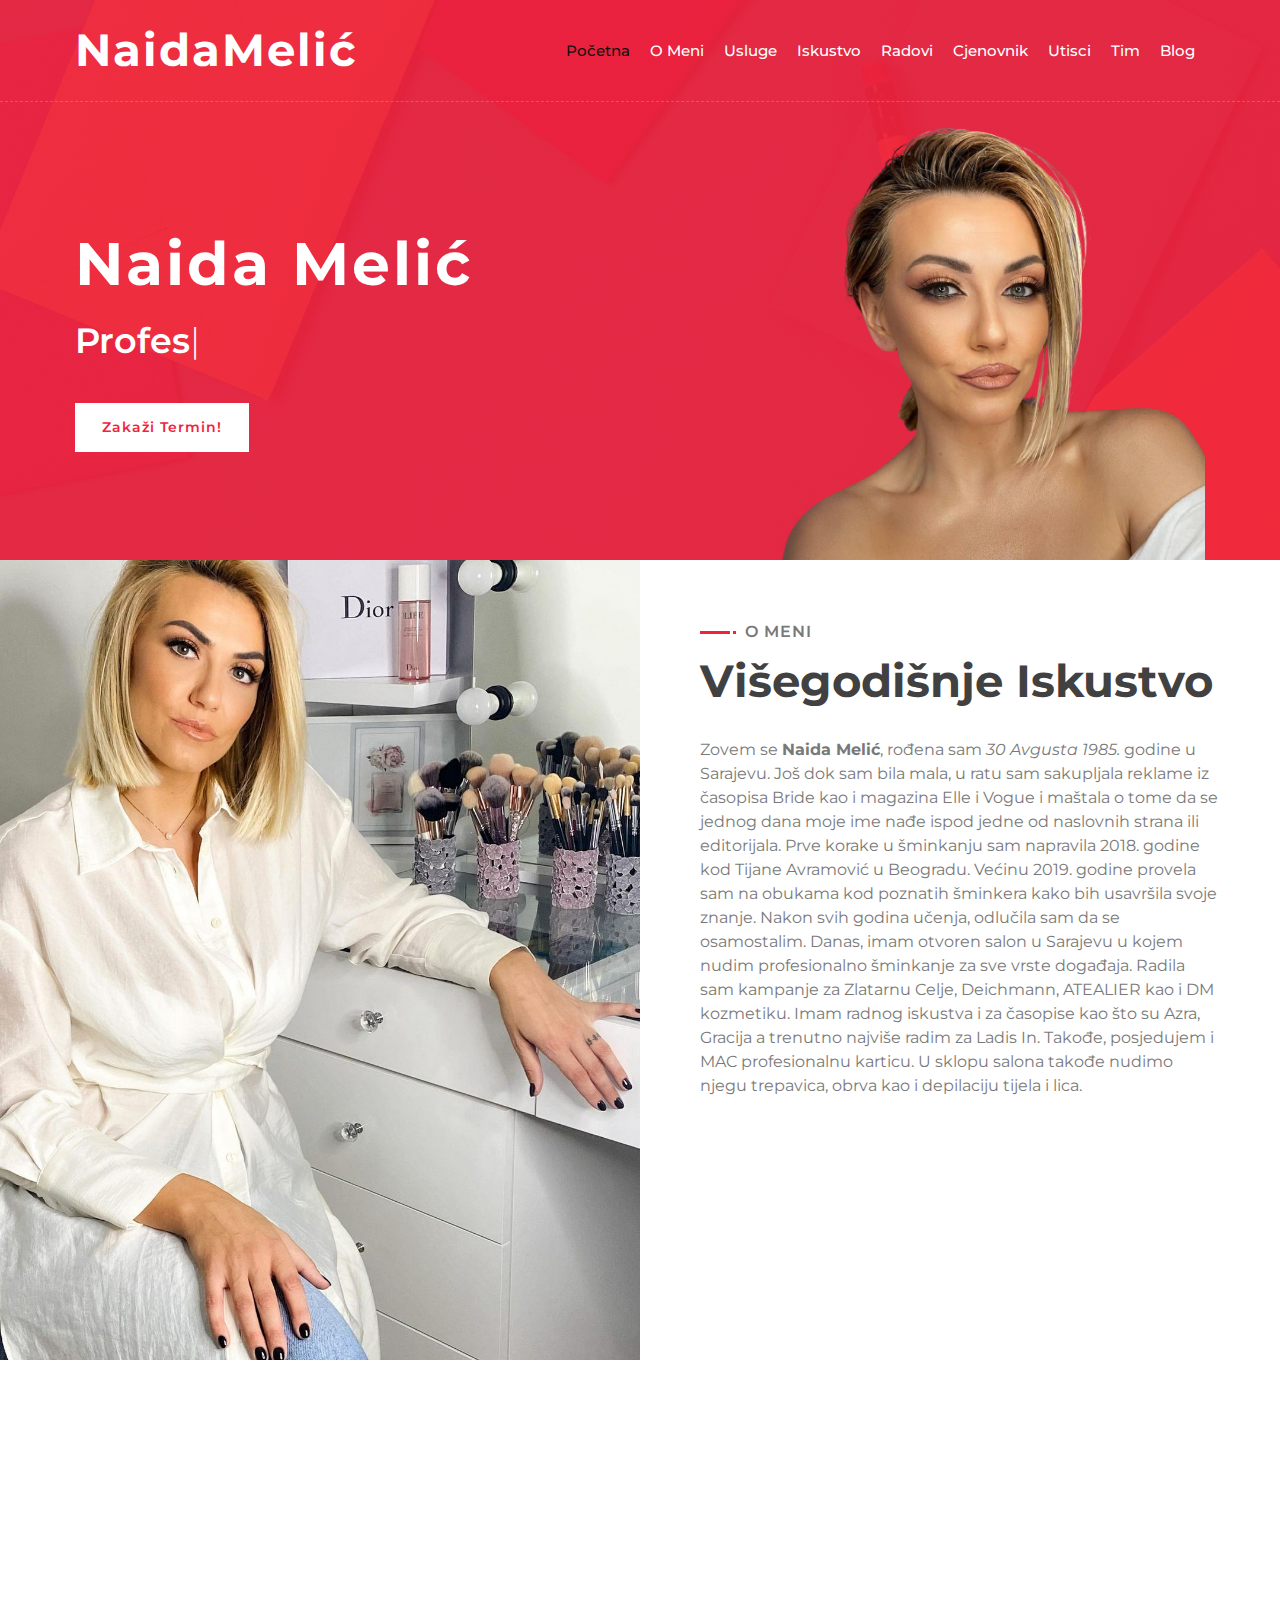
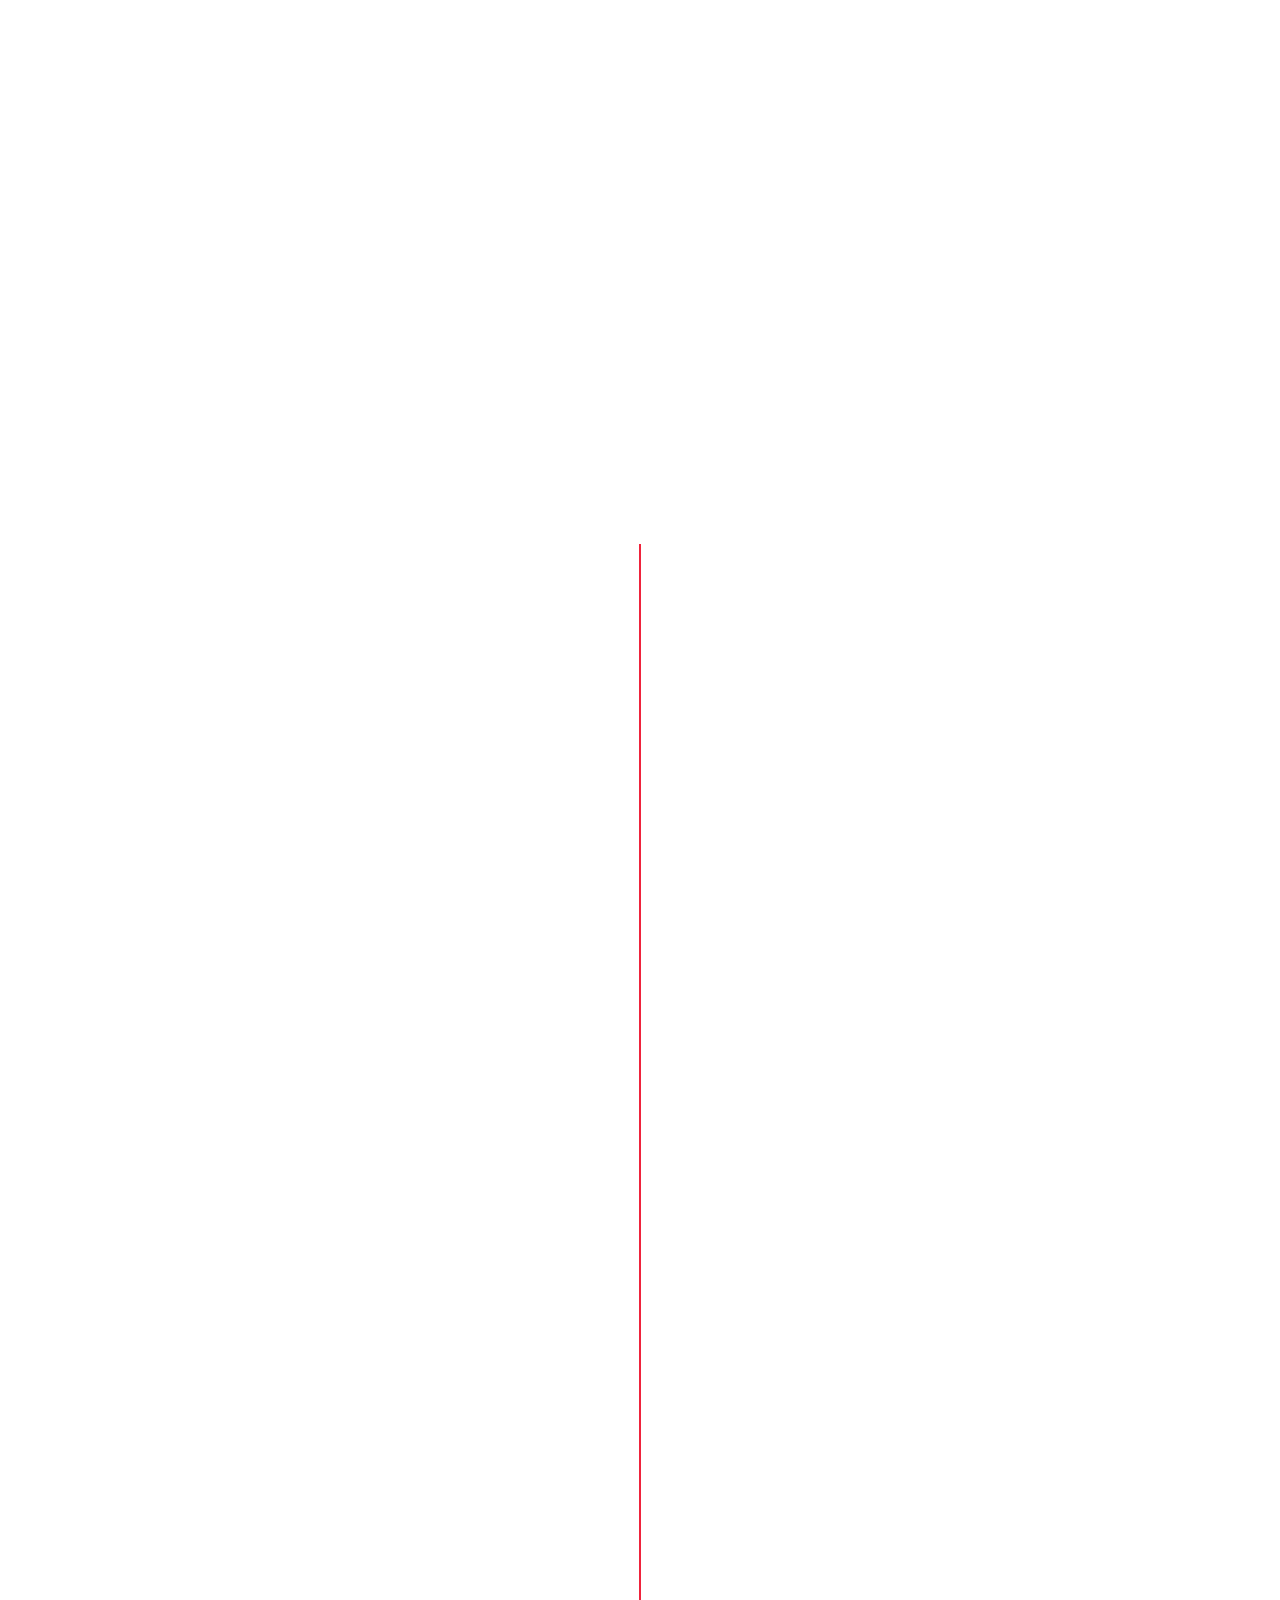
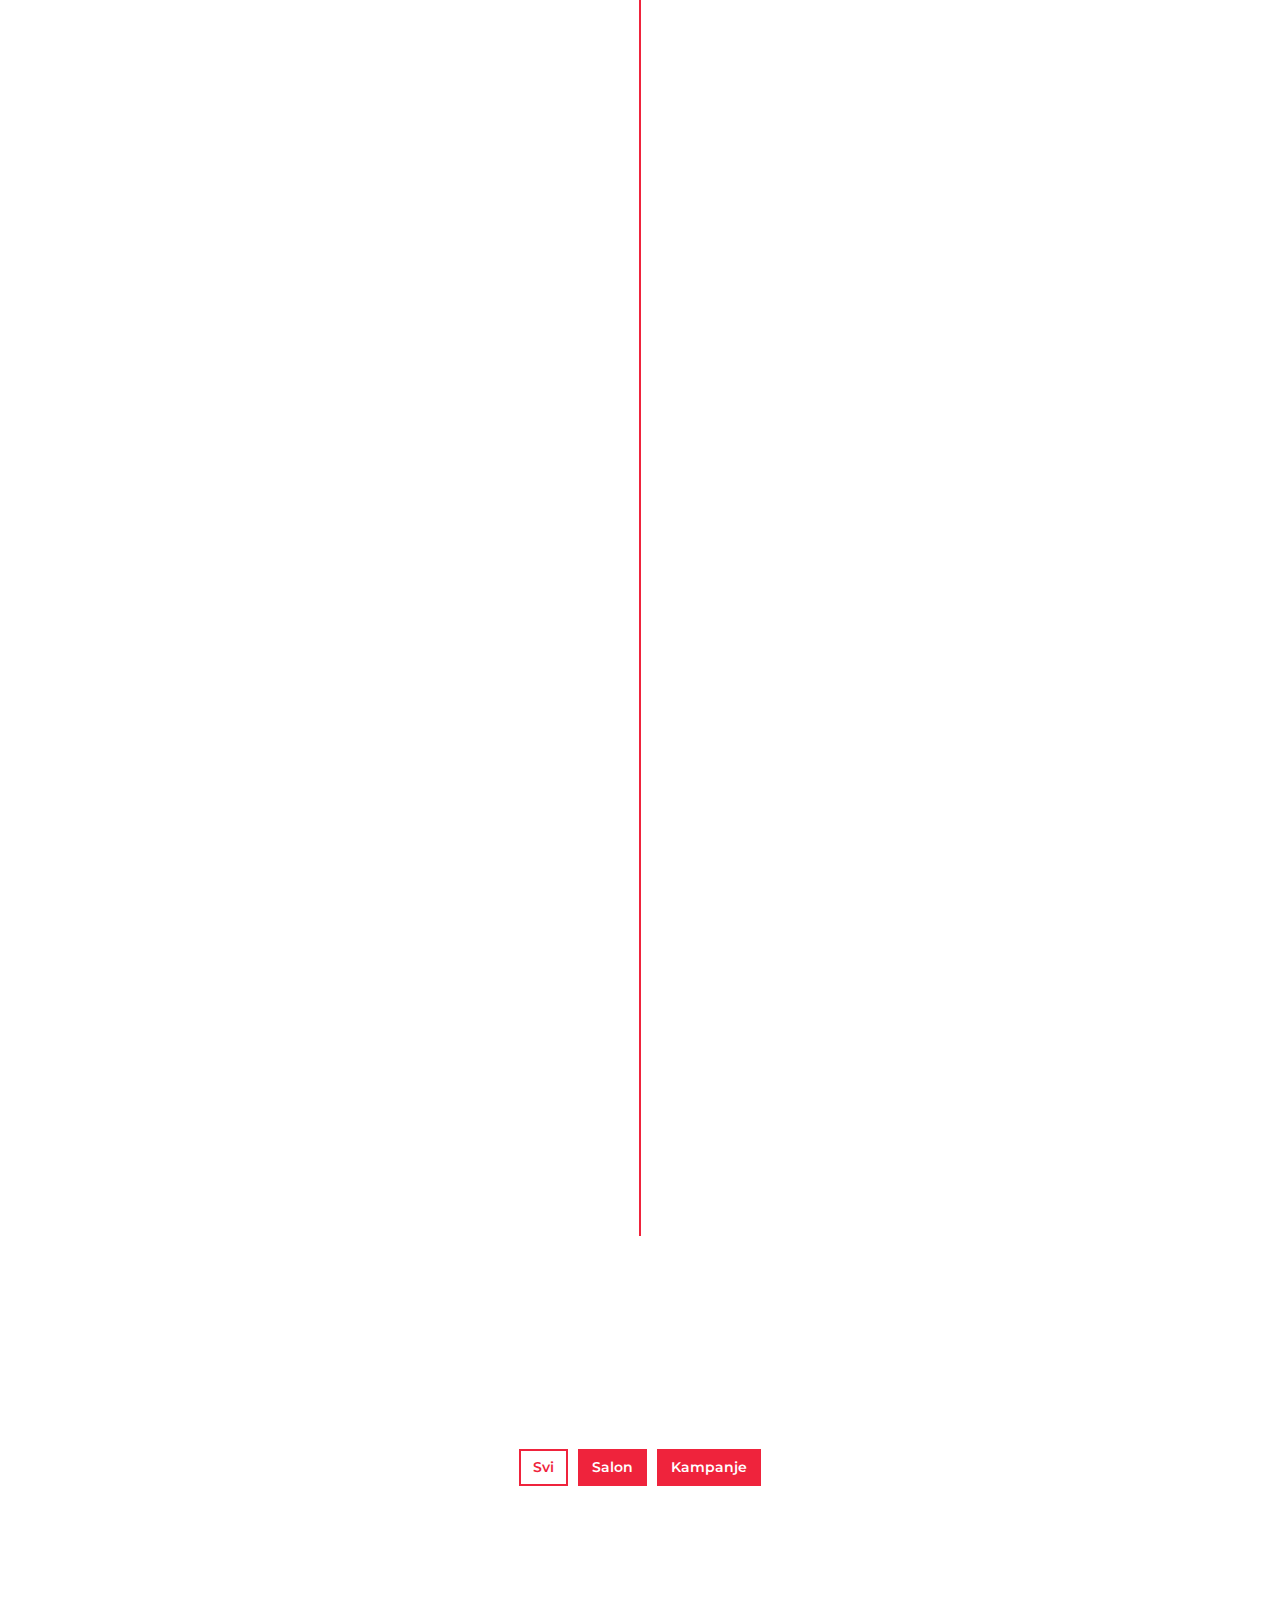
<file: index.html>
<!DOCTYPE html>
<html lang="en">
    <head>
        <meta charset="utf-8">
        <title>Makeup Naida Melić</title>
        <meta content="width=device-width, initial-scale=1.0" name="viewport">
        <meta content="Free Website Template" name="keywords">
        <meta content="Free Website Template" name="description">

        <!-- Favicon -->
        <link rel="icon" href="favicon.ico">

        <!-- Icons -->
        <link rel="stylesheet" type="text/css" href="css/font/flaticon.css">
<!--         <script src="https://kit.fontawesome.com/e4efab03b8.js" crossorigin="anonymous"></script> -->
<!--         <link href="img/favicon.ico" rel="icon"> -->

        <!-- Google Font -->
        <link href="https://fonts.googleapis.com/css2?family=Montserrat:wght@300;400;500;600;700&display=swap" rel="stylesheet">

        <!-- CSS Libraries -->
        <link href="https://stackpath.bootstrapcdn.com/bootstrap/4.4.1/css/bootstrap.min.css" rel="stylesheet">
        <link href="https://cdnjs.cloudflare.com/ajax/libs/font-awesome/5.10.0/css/all.min.css" rel="stylesheet">
        <link href="lib/animate/animate.min.css" rel="stylesheet">
        <link href="lib/owlcarousel/assets/owl.carousel.min.css" rel="stylesheet">
        <link href="lib/lightbox/css/lightbox.min.css" rel="stylesheet">

        <!-- Template Stylesheet -->
        <link href="css/style.css" rel="stylesheet">
    </head>

    <body data-spy="scroll" data-target=".navbar" data-offset="51">
        <!-- Nav Bar Start -->
        <div class="navbar navbar-expand-lg bg-light navbar-light">
            <div class="container-fluid">
                <a href="index.html" class="navbar-brand">NaidaMelić</a>
                <button type="button" class="navbar-toggler" data-toggle="collapse" data-target="#navbarCollapse">
                    <span class="navbar-toggler-icon"></span>
                </button>

                <div class="collapse navbar-collapse justify-content-between" id="navbarCollapse">
                    <div class="navbar-nav ml-auto">
                        <a href="#home" class="nav-item nav-link active">Početna</a>
                        <a href="#about" class="nav-item nav-link">O Meni</a>
                        <a href="#service" class="nav-item nav-link">Usluge</a>
                        <a href="#experience" class="nav-item nav-link">Iskustvo</a>
                        <a href="#portfolio" class="nav-item nav-link">Radovi</a>
                        <a href="#price" class="nav-item nav-link">Cjenovnik</a>
                        <a href="#review" class="nav-item nav-link">Utisci</a>
                        <a href="#team" class="nav-item nav-link">Tim</a>
                        <a href="#blog" class="nav-item nav-link">Blog</a>
                    </div>
                </div>
            </div>
        </div>
        <!-- Nav Bar End -->


        <!-- Hero Start -->
        <div class="hero" id="home">
            <div class="container-fluid">
                <div class="row align-items-center">
                    <div class="col-sm-12 col-md-6">
                        <div class="hero-content">
                            <div class="hero-text">
                                <h1>Naida Melić</h1>
                                <h2></h2>
                                <div class="typed-text">Profesionalni Šminker</div>
                            </div>
                            <div class="hero-btn">
                                <a class="btn" href="https://www.instagram.com/naidamela/">Zakaži Termin!</a>
                            </div>
                        </div>
                    </div>
                    <div class="col-sm-12 col-md-6 d-none d-md-block">
                        <div class="hero-image">
                            <img src="img/hero.png" alt="Hero Image">
                        </div>
                    </div>
                </div>
            </div>
        </div>
        <!-- Hero End -->


        <!-- About Start -->
        <div class="about wow fadeInUp" data-wow-delay="0.1s" id="about">
            <div class="container-fluid">
                <div class="row align-items-start">
                    <div class="col-lg-6">
                        <div class="about-img">
                            <img src="img/about.jpg" alt="Image">
                        </div>
                    </div>
                    <div class="col-lg-6">
                        <div class="about-content">
                            <div class="section-header text-left">
                                <p>O meni</p>
                                <h2>Višegodišnje Iskustvo</h2>
                            </div>
                            <div class="about-text">
                                <p>
                                    Zovem se <b>Naida Melić</b>, rođena sam <i>30 Avgusta 1985.</i> godine u Sarajevu. Još dok sam bila mala, u ratu sam sakupljala reklame iz časopisa Bride kao i magazina Elle i Vogue i maštala o tome da se jednog dana moje ime nađe ispod jedne od naslovnih strana ili editorijala. Prve korake u šminkanju sam napravila 2018. godine kod Tijane Avramović u Beogradu. Većinu 2019. godine provela sam na obukama kod poznatih šminkera kako bih usavršila svoje znanje. Nakon svih godina učenja, odlučila sam da se osamostalim. Danas, imam otvoren salon u Sarajevu u kojem nudim profesionalno šminkanje za sve vrste događaja. Radila sam kampanje za Zlatarnu Celje, Deichmann, ATEALIER kao i DM kozmetiku. Imam radnog iskustva i za časopise kao što su Azra, Gracija a trenutno najviše radim za Ladis In. Takođe, posjedujem i MAC profesionalnu karticu.  U sklopu salona takođe nudimo njegu trepavica, obrva kao i depilaciju tijela i lica. 
                                </p>
                            </div>

<!--                             <div class="skills">
                                <div class="skill-name">
                                    <p>Web Design</p><p>85%</p>
                                </div>
                                <div class="progress">
                                    <div class="progress-bar" role="progressbar" aria-valuenow="85" aria-valuemin="0" aria-valuemax="100"></div>
                                </div>
                                <div class="skill-name">
                                    <p>Web Development</p><p>95%</p>
                                </div>
                                <div class="progress">
                                    <div class="progress-bar" role="progressbar" aria-valuenow="95" aria-valuemin="0" aria-valuemax="100"></div>
                                </div>
                                <div class="skill-name">
                                    <p>Apps Design</p><p>90%</p>
                                </div>
                                <div class="progress">
                                    <div class="progress-bar" role="progressbar" aria-valuenow="90" aria-valuemin="0" aria-valuemax="100"></div>
                                </div>
                                <div class="skill-name">
                                    <p>Apps Development</p><p>85%</p>
                                </div>
                                <div class="progress">
                                    <div class="progress-bar" role="progressbar" aria-valuenow="85" aria-valuemin="0" aria-valuemax="100"></div>
                                </div>
                            </div> -->
                        </div>
                    </div>
                </div>
            </div>
        </div>
        <!-- About End -->
        
        
        <!-- Service Start -->
        <div class="service" id="service">
            <div class="container">
                <div class="section-header text-center wow zoomIn" data-wow-delay="0.1s">
                    <p>Šta nudimo</p>
                    <h2>Sve Vrste Usluga U Salonu</h2>
                </div>
                <div class="row">
                    <div class="col-lg-6 wow fadeInUp" data-wow-delay="0.0s">
                        <div class="service-item">
                            <div class="service-icon">
                                <i class="flaticon-makeup"></i>
                            </div>
                            <div class="service-text">
                                <h3>Šminkanje</h3>
                                <p>
                                    Profesionalno šminkanje (scenske, dnevne, večernje, maturske, za vjenčanja) obavljamo isključivo kvalitetnom šminkom u skladu sa najnovijim trendovima.
                                </p>
                            </div>
                        </div>
                    </div>
                    <div class="col-lg-6 wow fadeInUp" data-wow-delay="0.2s">
                        <div class="service-item">
                            <div class="service-icon">
                                <i class="flaticon-eyebrow-pencil"></i>
                            </div>
                            <div class="service-text">
                                <h3>Sređivanje Obrva</h3>
                                <p>
                                    Nudimo Vam veoma povoljne usluge sređivanja obrva: čupanje i oblikovanje obrva koncem, farbanje obrva kao i <b>Henna</b> obrva.
                                </p>
                            </div>
                        </div>
                    </div>
                    <div class="col-lg-6 wow fadeInUp" data-wow-delay="0.4s">
                        <div class="service-item">
                            <div class="service-icon">
                                <i class="flaticon-eye-with-eyelash"></i>
                            </div>
                            <div class="service-text">
                                <h3>Sređivanje Trepavica</h3>
                                <p>
                                    Posle ere nadogradnje trepavica, u kojoj su se posebnim metodama, lijepile svilene trepavice dlaka na dlaku, nudimo najnoviji tretman uljepšavanja okoloočne regije tehnikom <b>Lash Lift</b> trepavica.
                                </p>
                            </div>
                        </div>
                    </div>
                    <div class="col-lg-6 wow fadeInUp" data-wow-delay="0.6s">
                        <div class="service-item">
                            <div class="service-icon">
                                <i class="flaticon-wax"></i>
                            </div>
                            <div class="service-text">
                                <h3>Depilacija</h3>
                                <p>
                                    Najstariji i najpoznatiji način depilacije pomoću voska radimo visokokvalitetnim voskovima i pastom te uz kompletnu depilaciju lica i tijela nudimo i brazilsku depilaciju intimnog područja.
                                </p>
                            </div>
                        </div>
                    </div>
                </div>
            </div>
        </div>
        <!-- Service End -->
        
        
         <!-- Experience Start -->
        <div class="experience" id="experience">
            <div class="container">
                <header class="section-header text-center wow zoomIn" data-wow-delay="0.1s">
                    <p>Edukacija</p>
                    <h2>Obuke I Sertifikati</h2>
                </header>
                <div class="timeline">
                    <div class="timeline-item left wow slideInLeft" data-wow-delay="0.1s">
                        <div class="timeline-text">
                            <div class="timeline-date">24.10.2018</div>
                            <h2>Makeup Studio - Tijana Avramović</h2>
                            <h4>Beograd, Srbija</h4>
                            <p>
                                Tijana Avramović - učesnik na raznim sajmovima kozmetike a kasnije i takmičar na takmicenjima sminkera Srbije i Crne Gore. Dobitnik je preko deset nagrada za prvo mjesto.
                            </p>
                        </div>
                    </div>
                    <div class="timeline-item right wow slideInRight" data-wow-delay="0.1s">
                        <div class="timeline-text">
                            <div class="timeline-date">24.02.2019</div>
                            <h2>MAKE-UP MASTERCLASS - Ines Jarak</h2>
                            <h4>Mostar, Bosna i Hercegovina</h4>
                            <p>
                                Ines Jarak drži jedne od najposjećenijih masterclass obuka u Bosni i Hercegovini. 2017. Godine, bila je jedini učesnik obuke čuvenog Maria Dedivanovića sa Kim Kardashian u Dubajiu. Službeno je prva donijela spray tan u BiH i pokrenula potpuno novi trend koji je prevazišao sve okvire očekivanog.
                            </p>
                        </div>
                    </div>
                    <div class="timeline-item left wow slideInLeft" data-wow-delay="0.1s">
                        <div class="timeline-text">
                            <div class="timeline-date">23.03.2019</div>
                            <h2>MAKEUP ACADEMY - Aleksandra Gudelj</h2>
                            <h4>Vitez, Bosna i Hercegovina</h4>
                            <p>
                                Aleksandra Gudelj, mentor najuspješnijih šminkera, mentor akademije u srcu BiH. Njen online kurs pohađaju studenti iz preko 48 zemalja svijeta.
                            </p>
                        </div>
                    </div>
                    <div class="timeline-item right wow slideInRight" data-wow-delay="0.1s">
                        <div class="timeline-text">
                            <div class="timeline-date">19.05.2019</div>
                            <h2>MEET KRYOLAN - Marina Lovrić</h2>
                            <h4>Sarajevo, Bosna i Hercegovina</h4>
                            <p>
                                KRYOLAN - svetska kozmetička kompanija osnovana i sa sjedištem u Berlinu. Prema nekim procjenama, KRYOLAN proizvodi dvije trećine globalne proizvodnje profesionalne šminke za filmove, TV i pozorište.
                            </p>
                        </div>
                    </div>
                    <div class="timeline-item left wow slideInLeft" data-wow-delay="0.1s">
                        <div class="timeline-text">
                            <div class="timeline-date">16.07.2019</div>
                            <h2>Master The Art Of Cut Crease Vol.3 - Aleksandra Gudelj</h2>
                            <h4>Vitez, Bosna i Hercegovina</h4>
                            <p>
                                Aleksandra Gudelj, mentor najuspješnijih šminkera, mentor akademije u srcu BiH. Njen online kurs pohađaju studenti iz preko 48 zemalja svijeta.
                            </p>
                        </div>
                    </div>
                    <div class="timeline-item right wow slideInRight" data-wow-delay="0.1s">
                        <div class="timeline-text">
                            <div class="timeline-date">29.08.2019</div>
                            <h2>Makeup Factory - Diego Schober</h2>
                            <h4>Mostar, Bosna i Hercegovina</h4>
                            <p>
                                Diego Schober je pet godina radio za renomirani profesionalni brend M · A · C. Između ostalog, obučavao je 40-tinjak tim šminkera na Fashion Weeku u Berlinu, radio u backstageu za MTV nagrade, look bookove i razne muzičke spotove.
                            </p>
                        </div>
                    </div>
                    <div class="timeline-item left wow slideInLeft" data-wow-delay="0.1s">
                        <div class="timeline-text">
                            <div class="timeline-date">09.09.2019</div>
                            <h2>Look and Learn "ARTY LOOK" - David Arbid</h2>
                            <h4>Sarajevo, Bosna i Hercegovina</h4>
                            <p>
                                David Arbid - Francuz Alžirskog porijekla je profesionalni šminker zadnjih 10 godina. Radi obuku studenata na nekoliko kontinenata (Evropa, Sjeverna Amerika, Bliski Istok, Azija).
                            </p>
                        </div>
                    </div>
                    <div class="timeline-item right wow slideInRight" data-wow-delay="0.1s">
                        <div class="timeline-text">
                            <div class="timeline-date">09.09.2019</div>
                            <h2>Look and Learn "BRIDAL LOOK" - David Arbid</h2>
                            <h4>Sarajevo, Bosna i Hercegovina</h4>
                            <p>
                                David Arbid - Francuz Alžirskog porijekla je profesionalni šminker zadnjih 10 godina. Radi obuku studenata na nekoliko kontinenata (Evropa, Sjeverna Amerika, Bliski Istok, Azija).
                            </p>
                        </div>
                    </div>
                    <div class="timeline-item left wow slideInLeft" data-wow-delay="0.1s">
                        <div class="timeline-text">
                            <div class="timeline-date">27.10.2019</div>
                            <h2>MASTERCLASS - Emina Bajrović Totić</h2>
                            <h4>Sarajevo, Bosna i Hercegovina</h4>
                            <p>
                                Emina Bajrović Totić je poznata sarajevska make-up artistica. Šminkanjem se počela baviti 2012. godine, iz hobija i ljubavi prema estetici, dok je bila pred kraj studija na Fakultetu Islamskih nauka.
                            </p>
                        </div>
                    </div>
                </div>
            </div>
        </div>
        <!-- Job Experience End -->

        <!-- Portfolio Start -->
        <div class="portfolio" id="portfolio">
            <div class="container">
                <div class="section-header text-center wow zoomIn" data-wow-delay="0.1s">
                    <p>Galerija</p>
                    <h2>Moji Radovi</h2>
                </div>
                <div class="row">
                    <div class="col-12">
                        <ul id="portfolio-filter">
                            <li data-filter="*" class="filter-active">Svi</li>
<!--                             <li data-filter=".filter-1">Dnevna Šminka</li> -->
                            <li data-filter=".filter-2">Salon</li>
                            <li data-filter=".filter-3">Kampanje</li>
                        </ul>
                    </div>
                </div>
                <div class="row portfolio-container">
                    <div class="col-lg-4 col-md-6 col-sm-12 portfolio-item filter-3 wow fadeInUp" data-wow-delay="0.0s">
                        <div class="portfolio-wrap">
                            <div class="portfolio-img">
                                <img src="img/portfolio-1.jpg" alt="Image">
                            </div>
                            <div class="portfolio-text">
                                <h3>DEICHMANN</h3>
                                <a class="btn" href="img/portfolio-1.jpg" data-lightbox="portfolio">+</a>
                            </div>
                        </div>
                    </div>
                    <div class="col-lg-4 col-md-6 col-sm-12 portfolio-item filter-3 wow fadeInUp" data-wow-delay="0.2s">
                        <div class="portfolio-wrap">
                            <div class="portfolio-img">
                                <img src="img/portfolio-2.jpg" alt="Image">
                            </div>
                            <div class="portfolio-text">
                                <h3>DEICHMANN</h3>
                                <a class="btn" href="img/portfolio-2.jpg" data-lightbox="portfolio">+</a>
                            </div>
                        </div>
                    </div>
                    <div class="col-lg-4 col-md-6 col-sm-12 portfolio-item filter-3 wow fadeInUp" data-wow-delay="0.4s">
                        <div class="portfolio-wrap">
                            <div class="portfolio-img">
                                <img src="img/portfolio-3.jpg" alt="Image">
                            </div>
                            <div class="portfolio-text">
                                <h3>DEICHMANN</h3>
                                <a class="btn" href="img/portfolio-3.jpg" data-lightbox="portfolio">+</a>
                            </div>
                        </div>
                    </div>
                    <div class="col-lg-4 col-md-6 col-sm-12 portfolio-item filter-3 wow fadeInUp" data-wow-delay="0.6s">
                        <div class="portfolio-wrap">
                            <div class="portfolio-img">
                                <img src="img/portfolio-4.jpg" alt="Image">
                            </div>
                            <div class="portfolio-text">
                                <h3>Zlatarna Celje</h3>
                                <a class="btn" href="img/portfolio-4.jpg" data-lightbox="portfolio">+</a>
                            </div>
                        </div>
                    </div>
                    <div class="col-lg-4 col-md-6 col-sm-12 portfolio-item filter-3 wow fadeInUp" data-wow-delay="0.8s">
                        <div class="portfolio-wrap">
                            <div class="portfolio-img">
                                <img src="img/portfolio-5.jpg" alt="Image">
                            </div>
                            <div class="portfolio-text">
                                <h3>Zlatarna Celje</h3>
                                <a class="btn" href="img/portfolio-5.jpg" data-lightbox="portfolio">+</a>
                            </div>
                        </div>
                    </div>
                    <div class="col-lg-4 col-md-6 col-sm-12 portfolio-item filter-3 wow fadeInUp" data-wow-delay="0.8s">
                        <div class="portfolio-wrap">
                            <div class="portfolio-img">
                                <img src="img/portfolio-6.jpg" alt="Image">
                            </div>
                            <div class="portfolio-text">
                                <h3>Zlatarna Celje</h3>
                                <a class="btn" href="img/portfolio-6.jpg" data-lightbox="portfolio">+</a>
                            </div>
                        </div>
                    </div>
                    <div class="col-lg-4 col-md-6 col-sm-12 portfolio-item filter-3 wow fadeInUp" data-wow-delay="0.8s">
                        <div class="portfolio-wrap">
                            <div class="portfolio-img">
                                <img src="img/portfolio-7.jpg" alt="Image">
                            </div>
                            <div class="portfolio-text">
                                <h3>ATEALIER</h3>
                                <a class="btn" href="img/portfolio-7.jpg" data-lightbox="portfolio">+</a>
                            </div>
                        </div>
                    </div>
                    <div class="col-lg-4 col-md-6 col-sm-12 portfolio-item filter-3 wow fadeInUp" data-wow-delay="0.8s">
                        <div class="portfolio-wrap">
                            <div class="portfolio-img">
                                <img src="img/portfolio-8.jpg" alt="Image">
                            </div>
                            <div class="portfolio-text">
                                <h3>ATEALIER</h3>
                                <a class="btn" href="img/portfolio-8.jpg" data-lightbox="portfolio">+</a>
                            </div>
                        </div>
                    </div>
                    <div class="col-lg-4 col-md-6 col-sm-12 portfolio-item filter-2 wow fadeInUp" data-wow-delay="1s">
                        <div class="portfolio-wrap">
                            <div class="portfolio-img">
                                <img src="img/portfolio-9.jpg" alt="Image">
                            </div>
                            <div class="portfolio-text">
                                <h3>Noćna Šminka</h3>
                                <a class="btn" href="img/portfolio-9.jpg" data-lightbox="portfolio">+</a>
                            </div>
                        </div>
                    </div>
                    <div class="col-lg-4 col-md-6 col-sm-12 portfolio-item filter-2 wow fadeInUp" data-wow-delay="1s">
                        <div class="portfolio-wrap">
                            <div class="portfolio-img">
                                <img src="img/portfolio-10.jpg" alt="Image">
                            </div>
                            <div class="portfolio-text">
                                <h3>Noćna Šminka</h3>
                                <a class="btn" href="img/portfolio-10.jpg" data-lightbox="portfolio">+</a>
                            </div>
                        </div>
                    </div>
                    <div class="col-lg-4 col-md-6 col-sm-12 portfolio-item filter-2 wow fadeInUp" data-wow-delay="1s">
                        <div class="portfolio-wrap">
                            <div class="portfolio-img">
                                <img src="img/portfolio-11.jpg" alt="Image">
                            </div>
                            <div class="portfolio-text">
                                <h3>Noćna Šminka</h3>
                                <a class="btn" href="img/portfolio-11.jpg" data-lightbox="portfolio">+</a>
                            </div>
                        </div>
                    </div>
                    <div class="col-lg-4 col-md-6 col-sm-12 portfolio-item filter-2 wow fadeInUp" data-wow-delay="1s">
                        <div class="portfolio-wrap">
                            <div class="portfolio-img">
                                <img src="img/portfolio-12.jpg" alt="Image">
                            </div>
                            <div class="portfolio-text">
                                <h3>Noćna Šminka</h3>
                                <a class="btn" href="img/portfolio-12.jpg" data-lightbox="portfolio">+</a>
                            </div>
                        </div>
                    </div>
                </div>
            </div>
        </div>
        <!-- Portfolio End --> 

        <!-- Banner Start -->
        <div class="banner wow zoomIn" data-wow-delay="0.1s">
            <div class="container">
                <div class="section-header text-center">
                    <p>Obuka</p>
                    <h2><span>NAŠMINKAJ</span> SE SAMA</h2>
                </div>
                <div class="container banner-text">
                    <p>
                        U ponudi imamo obuku <b>NASMINKAJ SE SAMA</b> koji je namjenjen ženama/djevojkama koje žele da nauče ili da unaprijede svoje  tehnike šminkanja. Kurs traje jedan radni dan - 6h, gdje učite sve od pripreme kože do apliciranja vještačkih trepavica. Po završetku obuke, dobijate sertifikat sa kojim ostvarujete <b>15%</b> popusta pri kupovini šminke u <b>INGLOT</b> prodavnici u Sarajevu. Cijena obuke iznosi <b>150KM.</b>
                    </p>
                    <a class="btn" href="https://www.instagram.com/naidamela">Saznaj Više!</a>
                </div>
            </div>
        </div>
        <!-- Banner End -->  

        <!-- Price Start -->
        <div class="price" id="price">
            <div class="container">
                <div class="section-header text-center wow zoomIn" data-wow-delay="0.1s">
                    <p>Cjenovnik</p>
                    <h2>Usluga</h2>
                </div>
                <div class="d-flex justify-content-around">
                    <div class="col-md-4 wow fadeInUp" data-wow-delay="0.5s">
                        <div class="price-item featured-item">
                            <div class="price-header">
                                <div class="price-title">
                                    <h2>U salonu</h2>
                                </div>
                                <div class="price-prices">
                                    <h2>50<span>KM</span></h2>
                                </div>
                            </div>
                            <div class="price-body">
                                <div class="price-description">
                                    <ul>
                                        <li>Profesionalno šminkanje</li>
                                        <li>Prilagođena šminka</li>
                                        <li>High End Šminka</li>
                                        <li>Vještačke Trepavice</li>
                                        <li>Termin 1H</li>
                                    </ul>
                                </div>
                            </div>
                            <div class="price-footer">
                                <div class="price-action">
                                    <a class="btn" href="https://www.instagram.com/naidamela/">Zakaži Termin!</a>
                                </div>
                            </div>
                        </div>
                    </div>
                    <!-- <div class="col-md-4 wow fadeInUp" data-wow-delay="0.0s">
                        <div class="price-item featured-item">
                            <div class="price-header">
                                <div class="price-title">
                                    <h2>Standard</h2>
                                </div>
                                <div class="price-prices">
                                    <h2><small>$</small>99<span>/ mo</span></h2>
                                </div>
                            </div>
                            <div class="price-body">
                                <div class="price-description">
                                    <ul>
                                        <li>Bootstrap 4</li>
                                        <li>Font Awesome 5</li>
                                        <li>Responsive Design</li>
                                        <li>Browser Compatibility</li>
                                        <li>Easy To Use</li>
                                    </ul>
                                </div>
                            </div>
                            <div class="price-footer">
                                <div class="price-action">
                                    <a class="btn" href="">Order Now</a>
                                </div>
                            </div>
                        </div>
                    </div> -->
                    <div class="col-md-4 wow fadeInUp" data-wow-delay="0.5s">
                        <div class="price-item featured-item">
                            <div class="price-header">
                                <div class="price-title">
                                    <h2>Na adresu</h2>
                                </div>
                                <div class="price-prices">
                                    <h2>70<span>KM</span></h2>
                                </div>
                            </div>
                            <div class="price-body">
                                <div class="price-description">
                                    <ul>
                                        <li>Profesionalno Šminkanje</li>
                                        <li>Prilagođena Šminka</li>
                                        <li>High End Šminka</li>
                                        <li>Vještačke Trepavice</li>
                                        <li>Dolazak na adresu</li>
                                    </ul>
                                </div>
                            </div>
                            <div class="price-footer">
                                <div class="price-action">
                                    <a class="btn" href="https://www.instagram.com/naidamela/">Zakaži Termin!</a>
                                </div>
                            </div>
                        </div>
                    </div>
                </div>
            </div>
        </div>
        <!-- Price End -->
        
        <!-- Testimonial Start -->
        <div class="testimonial wow fadeInUp" data-wow-delay="0.1s" id="review">
            <div class="container">
                <div class="testimonial-icon">
                    <i class="fa fa-quote-left"></i>
                </div>
                <div class="owl-carousel testimonials-carousel">
                    <div class="testimonial-item">
                        <div class="testimonial-img">
                            <img src="img/testimonial-1.jpg" alt="Image">
                        </div>
                        <div class="testimonial-text">
                            <p>
                                Super je bilo sve, nisam se prosijala, sve ostalo na mjestu do 2 ujutru, tada sam teška srca skinula šminku. Dobila sam pohvale sa svih strana. Drugarice su odmah predložile da nas Naida šminka za moju svadbu.
                            </p>
                            <h3>Jelena</h3>
                            <h4>Računovođa</h4>
                        </div>
                    </div>
                    <div class="testimonial-item">
                        <div class="testimonial-img">
                            <img src="img/testimonial-2.jpg" alt="Image">
                        </div>
                        <div class="testimonial-text">
                            <p>
                                Naida je tako dobar posao odradila da smo mislile da nam je u glavu ušla i šminkala nas tačno kako želimo. Topla, pretopla preporuka od mene za njen profesionalizam, pedantnost i karakter.
                            </p>
                            <h3>Tea</h3>
                            <h4>Student</h4>
                        </div>
                    </div>
                    <div class="testimonial-item">
                        <div class="testimonial-img">
                            <img src="img/testimonial-3.jpg" alt="Image">
                        </div>
                        <div class="testimonial-text">
                            <p>
                                Jako sam se lijepo osjećala kod tebe, tvoja šminka mi baš odgovara, ništa ali baš ništa mi nije bilo neugodno, tešno na licu ili da me peckalo, iritiralo. Prezadovoljna sam i nadam se da ćemo se nastaviti družiti.
                            </p>
                            <h3>Selma</h3>
                            <h4>Farmaceut</h4>
                        </div>
                    </div>
                    <div class="testimonial-item">
                        <div class="testimonial-img">
                            <img src="img/testimonial-4.jpg" alt="Image">
                        </div>
                        <div class="testimonial-text">
                            <p>
                                Šminka je bila extra, ništa se nije pomjerilo, sve stajalo na mjestu. Naida je bila jako profesionalna i tačna. Baš sam prezadovoljna, sigurno ćemo i dalje sarađivati.
                            </p>
                            <h3>Nađa</h3>
                            <h4>Učiteljica</h4>
                        </div>
                    </div>
                </div>
            </div>
        </div>
        <!-- Testimonial End -->


        <!-- Team Start -->
        <div class="team" id="team">
            <div class="container">
                <div class="section-header text-center wow zoomIn" data-wow-delay="0.1s">
                    <p>Moj Tim</p>
                    <h2>Zaposleni U Salonu</h2>
                </div>
                <div class="row">
                    <div class="col-lg-6 wow fadeInUp" data-wow-delay="0.0s">
                        <div class="team-item">
                            <div class="team-img">
                                <img src="img/team-1.jpg" alt="Image">
                            </div>
                            <div class="team-text">
                                <h2>Sanida Hrvat</h2>
                                <h4>Trepavice i Obrve</h4>
                                <p>
                                    Sertifikovana od strane <b>Dženate Heldov</b>, Sanida će se pobrinuti da Vaše trepavice izgledaju lijepo a obrve uredno.  
                                </p>
                               <!--  <div class="team-social">
                                    <a class="btn" href=""><i class="fab fa-twitter"></i></a>
                                    <a class="btn" href=""><i class="fab fa-facebook-f"></i></a>
                                    <a class="btn" href=""><i class="fab fa-instagram"></i></a>
                                </div> -->
                            </div>
                        </div>
                    </div>
                    <!-- <div class="col-lg-6 wow fadeInUp" data-wow-delay="0.2s">
                        <div class="team-item">
                            <div class="team-img">
                                <img src="img/team-2.jpg" alt="Image">
                            </div>
                            <div class="team-text">
                                <h2>Dylan Adams</h2>
                                <h4>Web Developer</h4>
                                <p>
                                    Lorem ipsum dolor sit amet consec adipis elit. Etiam accum lacus
                                </p>
                                <div class="team-social">
                                    <a class="btn" href=""><i class="fab fa-twitter"></i></a>
                                    <a class="btn" href=""><i class="fab fa-facebook-f"></i></a>
                                    <a class="btn" href=""><i class="fab fa-linkedin-in"></i></a>
                                    <a class="btn" href=""><i class="fab fa-instagram"></i></a>
                                </div>
                            </div>
                        </div>
                    </div> -->
                </div>
            </div>
        </div>
        <!-- Team End -->

        <!-- Blog Start -->
        <div class="blog" id="blog">
            <div class="container">
                <div class="section-header text-center wow zoomIn" data-wow-delay="0.1s">
                    <p>Novine</p>
                    <h2>Poslednji Članci</h2>
                </div>
                <div class="row">
                    <div class="col-lg-6">
                        <div class="blog-item wow fadeInUp" data-wow-delay="0.1s">
                            <div class="blog-img">
                                <img src="img/blog-1.jpg" alt="Blog">
                            </div>
                            <div class="blog-text">
                                <h2>Putovanje u doba korone</h2>
                                <div class="blog-meta">
                                    <p><i class="far fa-user"></i>Admin</p>
                                    <p><i class="far fa-list-alt"></i>Travel</p>
                                    <p><i class="far fa-calendar-alt"></i>19-Apr-2021</p>
                                    <p><i class="far fa-comments"></i>5</p>
                                </div>
                                <p>
                                     „Pravi heroji puta od 1400 km i 17 sati vožnje, bez prestanka, su moja djeca koja se niti jednom nisu požalila. Super su slušala, jer smo imali jedan cilj, da budemo zajedno kao porodica, ja sa suprugom, a oni s ocem u dalekom Saint Raphaelu.“
                                </p>
                                <a class="btn" href="http://www.ladiesin.ba/2021/04/putovanje-u-doba-korone/">Pročitaj <i class="fa fa-angle-right"></i></a>
                            </div>
                        </div>
                    </div>
                    <div class="col-lg-6">
                        <div class="blog-item wow fadeInUp" data-wow-delay="0.3s">
                            <div class="blog-img">
                                <img src="img/blog-2.jpg" alt="Blog">
                            </div>
                            <div class="blog-text">
                                <h2>Usne će ove sezone više biti glossy, manje mat!</h2>
                                <div class="blog-meta">
                                    <p><i class="far fa-user"></i>Admin</p>
                                    <p><i class="far fa-list-alt"></i>Beauty</p>
                                    <p><i class="far fa-calendar-alt"></i>28-Sep-2020</p>
                                    <p><i class="far fa-comments"></i>10</p>
                                </div>
                                <p>
                                    Što se tiče make-up trendova – tu sam malo na svoju ruku. Gledam da uvijek svojim klijenticama uradim make-up koji je najbolji za njih, koji će istaći njihove vrline, a ne nešto što je u trendu i što im neće stajati.
                                </p>
                                <a class="btn" href="http://www.ladiesin.ba/2020/09/usne-ce-ove-sezone-vise-biti-glossy-manje-mat/">Pročitaj <i class="fa fa-angle-right"></i></a>
                            </div>
                        </div>
                    </div>
                    <div class="col-lg-6">
                        <div class="blog-item wow fadeInUp" data-wow-delay="0.3s">
                            <div class="blog-img">
                                <img src="img/blog-3.jpg" alt="Blog">
                            </div>
                            <div class="blog-text">
                                <h2>Naida Melić poznata make-up artistica otkrila nam je svoju omiljenu knjigu, film, seriju, muziku i događaj</h2>
                                <div class="blog-meta">
                                    <p><i class="far fa-user"></i>Admin</p>
                                    <p><i class="far fa-list-alt"></i>Life</p>
                                    <p><i class="far fa-calendar-alt"></i>30-Avg-2020</p>
                                    <p><i class="far fa-comments"></i>7</p>
                                </div>
                                <p>
                                    Svakodnevno šminka po nekoliko djevojaka bilo da je u pitanju vjenčanje, djevojačka večer ili pak neki drugi događaj, Naida je uvijek na visini zadatka. Iako ima pune ruke posla izdvojila je vrijeme za naš magazin, te smo ovoga puta pred nju stavili nešto drugačiji zadatak gdje nam je otkrila svoju omiljenu knjigu, film, seriju, muziku i događaj.
                                </p>
                                <a class="btn" href="https://azra.ba/intervju/189163/naida-melic-poznata-make-up-artistica-otkrila-nam-je-svoju-omiljenu-knjigu-film-seriju-muziku-i-dogadjaj/">Pročitaj <i class="fa fa-angle-right"></i></a>
                            </div>
                        </div>
                    </div>
                </div>
            </div>
        </div>
        <!-- Blog End -->        

        <!-- Footer Start -->
        <div class="footer wow fadeIn" data-wow-delay="0.3s">
            <div class="container-fluid">
                <div class="container">
                    <div class="footer-info">
                        <h2>Naida Melić</h2>
                        <h3>Franje Kluza do br. 2, Sarajevo</h3>
                        <div class="footer-menu">
                            <p>+387 61 215 103</p>
<!--                             <p>naidamela@hotmail.com</p> -->
                        </div>
                        <div class="footer-social">
<!--                             <a href=""><i class="fab fa-facebook-f"></i></a> -->
                            <a href="https://www.instagram.com/naidamela"><i class="fab fa-instagram"></i></a>
                        </div>
                    </div>
                </div>
                <div class="container copyright">
                    <p>&copy; <a href="#">NaidaMelić</a>, All Right Reserved | Designed By <strong>Aleksa Kolaković</strong></p>
                </div>
            </div>
        </div>
        <!-- Footer End -->
        
        
        <!-- Back to top button -->
        <a href="#" class="btn back-to-top"><i class="fa fa-chevron-up"></i></a>
        
        
        <!-- Pre Loader -->
        <div id="loader" class="show">
            <div class="loader"></div>
        </div>

        
        <!-- JavaScript Libraries -->
        <script src="https://code.jquery.com/jquery-3.4.1.min.js"></script>
        <script src="https://stackpath.bootstrapcdn.com/bootstrap/4.4.1/js/bootstrap.bundle.min.js"></script>
        <script src="lib/easing/easing.min.js"></script>
        <script src="lib/wow/wow.min.js"></script>
        <script src="lib/waypoints/waypoints.min.js"></script>
        <script src="lib/typed/typed.min.js"></script>
        <script src="lib/owlcarousel/owl.carousel.min.js"></script>
        <script src="lib/isotope/isotope.pkgd.min.js"></script>
        <script src="lib/lightbox/js/lightbox.min.js"></script>
        
        <!-- Contact Javascript File -->
        <script src="mail/jqBootstrapValidation.min.js"></script>
        <script src="mail/contact.js"></script>

        <!-- Template Javascript -->
        <script src="js/main.js"></script>
    </body>
</html>
</file>
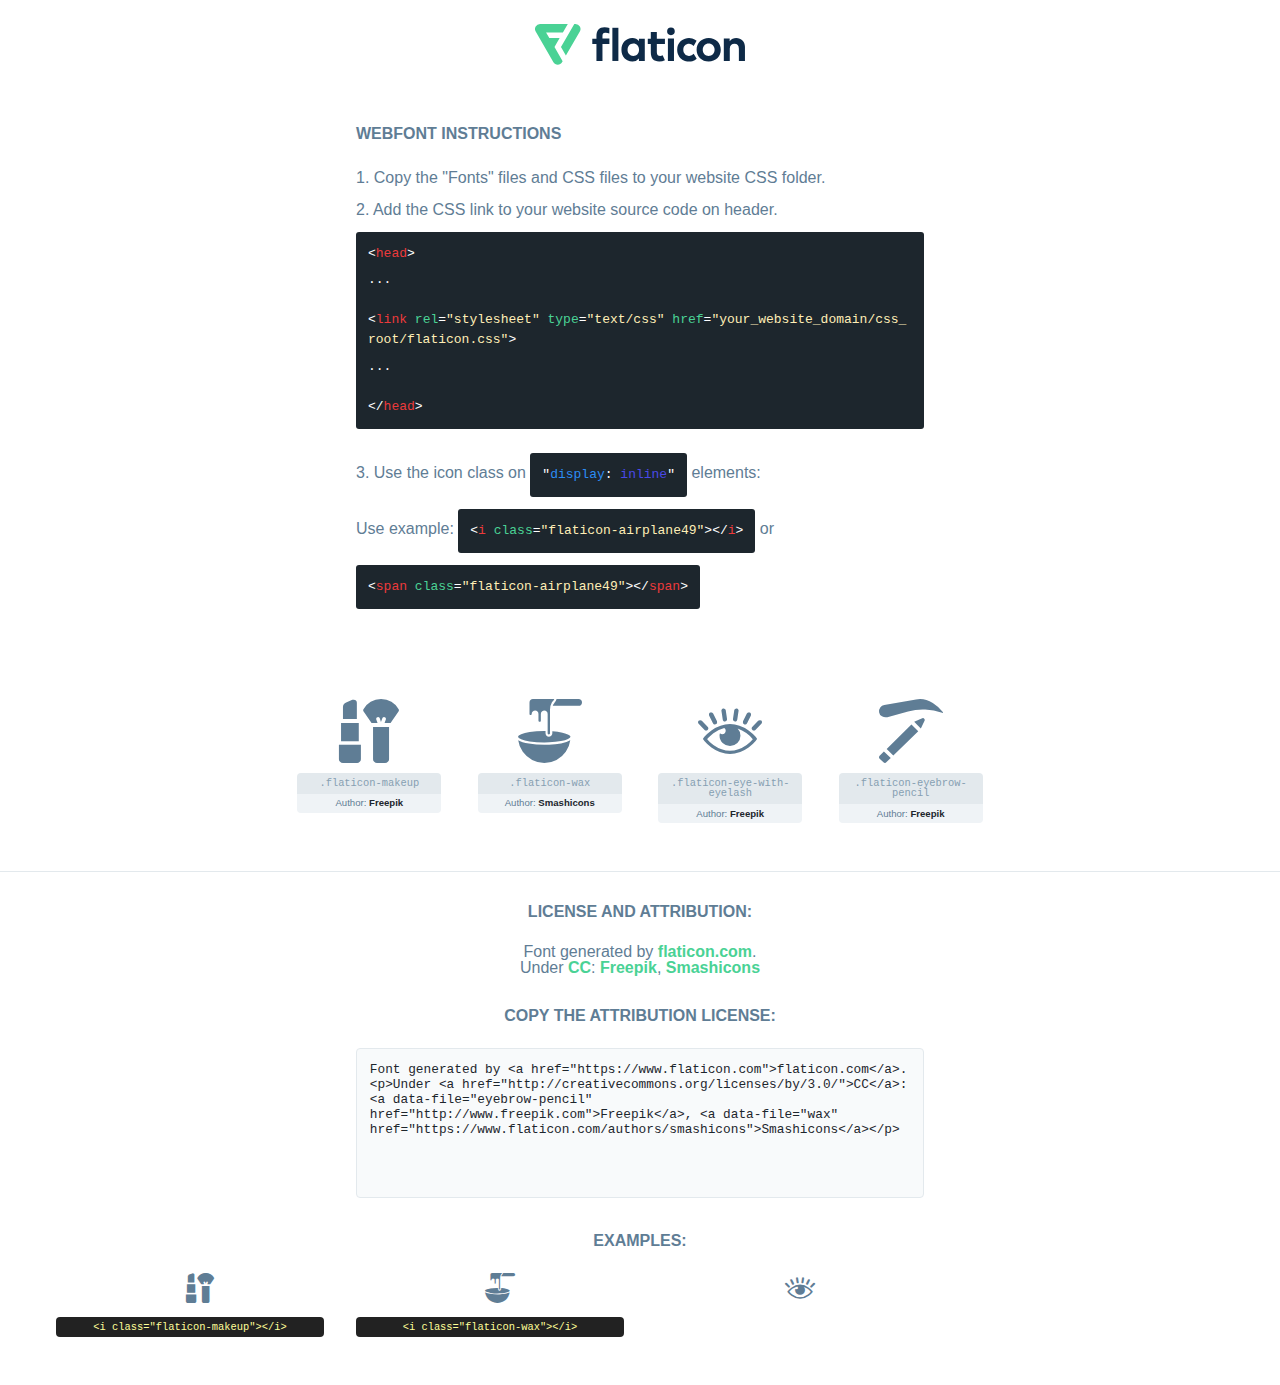
<file: css/font/flaticon.html>
<!DOCTYPE html>
<html lang="en">
<head>
    <title>Flaticon Webfont</title>
    <link rel="stylesheet" type="text/css" href="flaticon.css"/>
    <meta charset="UTF-8">
    <style>
        html, body, div, span, applet, object, iframe,
        h1, h2, h3, h4, h5, h6, p, blockquote, pre,
        a, abbr, acronym, address, big, cite, code,
        del, dfn, em, img, ins, kbd, q, s, samp,
        small, strike, strong, sub, sup, tt, var,
        b, u, i, center,
        dl, dt, dd, ol, ul, li,
        fieldset, form, label, legend,
        table, caption, tbody, tfoot, thead, tr, th, td,
        article, aside, canvas, details, embed,
        figure, figcaption, footer, header, hgroup,
        menu, nav, output, ruby, section, summary,
        time, mark, audio, video {
            margin: 0;
            padding: 0;
            border: 0;
            font-size: 100%;
            font: inherit;
            vertical-align: baseline;
        }

        /* HTML5 display-role reset for older browsers */
        article, aside, details, figcaption, figure,
        footer, header, hgroup, menu, nav, section {
            display: block;
        }

        body {
            line-height: 1;
        }

        ol, ul {
            list-style: none;
        }

        blockquote, q {
            quotes: none;
        }

        blockquote:before, blockquote:after,
        q:before, q:after {
            content: '';
            content: none;
        }

        table {
            border-collapse: collapse;
            border-spacing: 0;
        }

        body {
            font-family: Helvetica, Arial, sans-serif;
            font-size: 16px;
            color: #5f7d95;
        }

        a {
            color: #4AD295;
            font-weight: bold;
            text-decoration: none;
        }

        * {
            -moz-box-sizing: border-box;
            -webkit-box-sizing: border-box;
            box-sizing: border-box;
            margin: 0;
            padding: 0;
        }

        [class^="flaticon-"]:before, [class*=" flaticon-"]:before, [class^="flaticon-"]:after, [class*=" flaticon-"]:after {
            font-family: Flaticon;
            font-size: 30px;
            font-style: normal;
            margin-left: 20px;
            color: #333;
        }

        .wrapper {
            max-width: 600px;
            margin: auto;
            padding: 0 1em;
        }

        .title {
            margin-bottom: 24px;
            text-transform: uppercase;
            font-weight: bold;
        }

        header {
            text-align: center;
            padding: 24px;
        }

        header .logo {
            width: 210px;
            height: auto;
            border: none;
            display: inline-block;
        }

        header strong {
            font-size: 28px;
            font-weight: 500;
            vertical-align: middle;
        }

        .demo {
            margin: 2em auto;
            line-height: 1.25em;
        }

        .demo ul li {
            margin-bottom: 12px;
        }

        .demo ul li code {
            background-color: #1D262D;
            border-radius: 3px;
            padding: 12px;
            display: inline-block;
            color: #fff;
            font-family: Consolas, Monaco, Lucida Console, Liberation Mono, DejaVu Sans Mono, Bitstream Vera Sans Mono, Courier New, monospace;
            font-weight: lighter;
            margin-top: 12px;
            font-size: 13px;
            word-break: break-all;
        }

        .demo ul li code .red {
            color: #EC3A3B;
        }

        .demo ul li code .green {
            color: #4AD295;
        }

        .demo ul li code .yellow {
            color: #FFEEB6;
        }

        .demo ul li code .blue {
            color: #2C8CF4;
        }

        .demo ul li code .purple {
            color: #4949E7;
        }

        .demo ul li code .dots {
            margin-top: 0.5em;
            display: block;
        }

        #glyphs {
            border-bottom: 1px solid #E3E9ED;
            padding: 2em 0;
            text-align: center;
        }

        .glyph {
            display: inline-block;
            width: 9em;
            margin: 1em;
            text-align: center;
            vertical-align: top;
            background: #FFF;
        }

        .glyph .flaticon {
            padding: 10px;
            display: block;
            font-family: "Flaticon";
            font-size: 64px;
            line-height: 1;
        }

        .glyph .flaticon:before {
            font-size: 64px;
            color: #5f7d95;
            margin-left: 0;
        }

        .class-name {
            font-size: 0.65em;
            background-color: #E3E9ED;
            color: #869FB2;
            border-radius: 4px 4px 0 0;
            padding: 0.5em;
            font-family: Consolas, Monaco, Lucida Console, Liberation Mono, DejaVu Sans Mono, Bitstream Vera Sans Mono, Courier New, monospace;
        }

        .author-name {
            font-size: 0.6em;
            background-color: #EFF3F6;
            border-top: 0;
            border-radius: 0 0 4px 4px;
            padding: 0.5em;
        }

        .author-name a {
            color: #1D262D;
        }

        .class-name:last-child {
            font-size: 10px;
            color: #888;
        }

        .class-name:last-child a {
            font-size: 10px;
            color: #555;
        }

        .glyph > input {
            display: block;
            width: 100px;
            margin: 5px auto;
            text-align: center;
            font-size: 12px;
            cursor: text;
        }

        .glyph > input.icon-input {
            font-family: "Flaticon";
            font-size: 16px;
            margin-bottom: 10px;
        }

        .attribution .title {
            margin-top: 2em;
        }

        .attribution textarea {
            background-color: #F8FAFB;
            color: #1D262D;
            padding: 1em;
            border: none;
            box-shadow: none;
            border: 1px solid #E3E9ED;
            border-radius: 4px;
            resize: none;
            width: 100%;
            height: 150px;
            font-size: 0.8em;
            font-family: Consolas, Monaco, Lucida Console, Liberation Mono, DejaVu Sans Mono, Bitstream Vera Sans Mono, Courier New, monospace;
            -webkit-appearance: none;
        }

        .attribution textarea:hover {
            border-color: #CFD9E0;
        }

        .attribution textarea:focus {
            border-color: #4AD295;
        }

        .iconsuse {
            margin: 2em auto;
            text-align: center;
            max-width: 1200px;
        }

        .iconsuse:after {
            content: '';
            display: table;
            clear: both;
        }

        .iconsuse .image {
            float: left;
            width: 25%;
            padding: 0 1em;
        }

        .iconsuse .image p {
            margin-bottom: 1em;
        }

        .iconsuse .image span {
            display: block;
            font-size: 0.65em;
            background-color: #222;
            color: #fff;
            border-radius: 4px;
            padding: 0.5em;
            color: #FFFF99;
            margin-top: 1em;
            font-family: Consolas, Monaco, Lucida Console, Liberation Mono, DejaVu Sans Mono, Bitstream Vera Sans Mono, Courier New, monospace;
        }

        .flaticon:before {
            color: #5f7d95;
        }

        #footer {
            text-align: center;
            background-color: #1D262D;
            color: #869FB2;
            padding: 12px;
            font-size: 14px;
        }

        #footer a {
            font-weight: normal;
        }

        @media (max-width: 960px) {
            .iconsuse .image {
                width: 50%;
            }
        }

        .preview {
            width: 100px;
            display: inline-block;
            margin: 10px;
        }

        .preview .inner {
            display: inline-block;
            width: 100%;
            text-align: center;
            background: #f5f5f5;
            -webkit-border-radius: 3px 3px 0 0;
            -moz-border-radius: 3px 3px 0 0;
            border-radius: 3px 3px 0 0;
        }

        .preview .inner  {
            line-height: 85px;
            font-size: 40px;
            color: #333;
        }

        .label {
            display: inline-block;
            width: 100%;
            box-sizing: border-box;
            padding: 5px;
            font-size: 10px;
            font-family: Monaco, monospace;
            color: #666;
            white-space: nowrap;
            overflow: hidden;
            text-overflow: ellipsis;
            background: #ddd;
            -webkit-border-radius: 0 0 3px 3px;
            -moz-border-radius: 0 0 3px 3px;
            border-radius: 0 0 3px 3px;
            color: #666;
        }
    </style>
</head>
<body>
    <header>
        <a href="https://www.flaticon.com/" target="_blank" class="logo">
            <svg xmlns="http://www.w3.org/2000/svg" viewBox="0 0 394.3 76.5">
                <path d="M156.6,69.4H145.3V7.1h11.3Z" style="fill:#0e2a47"/>
                <path d="M206.2,69.4h-11V64.8a15.4,15.4,0,0,1-12.6,5.7c-11.6,0-20.3-9.5-20.3-22.1s8.8-22.1,20.3-22.1a15.4,15.4,0,0,1,12.6,5.8V27.5h11Zm-32.4-21c0,6.4,4.2,11.6,10.8,11.6s10.8-4.9,10.8-11.6-4.4-11.6-10.8-11.6S173.9,42,173.9,48.4Z"
                      style="fill:#0e2a47"/>
                <path d="M262.5,13.7a7.2,7.2,0,0,1-14.4,0,7.2,7.2,0,1,1,14.4,0ZM261,69.4H249.6v-42H261Z"
                      style="fill:#0e2a47"/>
                <path id="_Trazado_" data-name="&lt;Trazado&gt;"
                      d="M139.6,17.8a16.6,16.6,0,0,0-8-1.4c-3.2.4-4.9,2-4.9,5.9v5.1h13V37.5h-13v32H115.4v-32h-7.8v-10h7.8V22.2c0-9.9,5.2-16.3,15-16.3a23.4,23.4,0,0,1,9.3,1.8Z"
                      style="fill:#0e2a47"/>
                <path d="M235.1,60c-3.5,0-6.3-1.9-6.3-7.1V37.5H244v-10H228.8V15H217.5V27.5h-5.7v10h5.7V53.7c0,10.9,5.3,16.8,15.7,16.8A22.9,22.9,0,0,0,244,68l-4.3-9.1A12.3,12.3,0,0,1,235.1,60Z"
                      style="fill:#0e2a47"/>
                <path d="M348.9,48.4c0,12.6-9.7,22.1-22.7,22.1s-22.7-9.4-22.7-22.1,9.6-22.1,22.7-22.1S348.9,35.8,348.9,48.4Zm-33.9,0c0,6.8,4.8,11.6,11.1,11.6s11.2-4.8,11.2-11.6-4.8-11.6-11.2-11.6S315.1,41.6,315.1,48.4Z"
                      style="fill:#0e2a47"/>
                <path d="M394.3,42.7V69.4H382.9V46.3c0-6.1-3-9.4-8.2-9.4s-8.9,3.2-8.9,9.5v23H354.6v-42h11v4.9c3-4.5,7.6-6.1,12.3-6.1C387.5,26.3,394.3,33,394.3,42.7Z"
                      style="fill:#0e2a47"/>
                <path d="M298,55.7h0a12.4,12.4,0,0,1-8.2,4.2h-.9l-1.8-.2a10,10,0,0,1-7.4-5.6,13.2,13.2,0,0,1-1.2-5.8,13,13,0,0,1,1.3-5.9,10.1,10.1,0,0,1,7.5-5.5h2.4a11.7,11.7,0,0,1,8.3,4.2l5.5-9.6a19.9,19.9,0,0,0-8.1-4.3,23.4,23.4,0,0,0-6.1-.8,25.2,25.2,0,0,0-7.5,1.1,20.9,20.9,0,0,0-8,4.6,21.9,21.9,0,0,0-6.8,16.4,21.9,21.9,0,0,0,6.7,16.3,20.9,20.9,0,0,0,8,4.6,25.2,25.2,0,0,0,7.7,1.2,23.6,23.6,0,0,0,6.2-.8,20,20,0,0,0,8.1-4.4Z"
                      style="fill:#0e2a47"/>
                <path d="M46.3,26.5H26.9L20.8,16H52.4L61.6,0H9.4A9.3,9.3,0,0,0,1.3,4.7a9.3,9.3,0,0,0,0,9.4L34.6,71.8a9.4,9.4,0,0,0,16.2,0l1.1-1.9L36.6,43.3Z"
                      style="fill:#4ad295"/>
                <path d="M84.2,4.7A9.3,9.3,0,0,0,76.1,0H73.8l-25,43.3,9.2,16L84.2,14A9.3,9.3,0,0,0,84.2,4.7Z"
                      style="fill:#4ad295"/>
            </svg>
        </a>
    </header>
    <section class="demo wrapper">

        <p class="title">Webfont Instructions</p>

        <ul>
            <li>
                <span class="num">1. </span>Copy the "Fonts" files and CSS files to your website CSS folder.
            </li>
            <li>
                <span class="num">2. </span>Add the CSS link to your website source code on header.
                <code class="big">
                    &lt;<span class="red">head</span>&gt;
                    <br/><span class="dots">...</span>
                    <br/>&lt;<span class="red">link</span> <span class="green">rel</span>=<span
                        class="yellow">"stylesheet"</span> <span class="green">type</span>=<span
                        class="yellow">"text/css"</span> <span class="green">href</span>=<span class="yellow">"your_website_domain/css_root/flaticon.css"</span>&gt;
                    <br/><span class="dots">...</span>
                    <br/>&lt;/<span class="red">head</span>&gt;
                </code>
            </li>

            <li>
                <p>
                    <span class="num">3. </span>Use the icon class on <code>"<span class="blue">display</span>:<span
                        class="purple"> inline</span>"</code> elements:
                    <br/>
                    Use example: <code>&lt;<span class="red">i</span> <span class="green">class</span>=<span class="yellow">&quot;flaticon-airplane49&quot;</span>&gt;&lt;/<span
                        class="red">i</span>&gt;</code> or <code>&lt;<span class="red">span</span> <span
                        class="green">class</span>=<span class="yellow">&quot;flaticon-airplane49&quot;</span>&gt;&lt;/<span
                        class="red">span</span>&gt;</code>
            </li>
        </ul>

    </section>
    <section id="glyphs">
            <div class="glyph">
                <i class="flaticon flaticon-makeup"></i>
                <div class="class-name">.flaticon-makeup</div>
                <div class="author-name">Author: <a data-file="makeup" href="http://www.freepik.com">Freepik</a> </div>
            </div>

            <div class="glyph">
                <i class="flaticon flaticon-wax"></i>
                <div class="class-name">.flaticon-wax</div>
                <div class="author-name">Author: <a data-file="wax" href="https://www.flaticon.com/authors/smashicons">Smashicons</a> </div>
            </div>

            <div class="glyph">
                <i class="flaticon flaticon-eye-with-eyelash"></i>
                <div class="class-name">.flaticon-eye-with-eyelash</div>
                <div class="author-name">Author: <a data-file="eye-with-eyelash" href="http://www.freepik.com">Freepik</a> </div>
            </div>

            <div class="glyph">
                <i class="flaticon flaticon-eyebrow-pencil"></i>
                <div class="class-name">.flaticon-eyebrow-pencil</div>
                <div class="author-name">Author: <a data-file="eyebrow-pencil" href="http://www.freepik.com">Freepik</a> </div>
            </div>

    </section>

    <section class="attribution wrapper"   style="text-align:center;">

        <div class="title">License and attribution:</div><div class="attrDiv">Font generated by <a href="https://www.flaticon.com">flaticon.com</a>. <div><p>Under <a href="http://creativecommons.org/licenses/by/3.0/">CC</a>: <a data-file="eyebrow-pencil" href="http://www.freepik.com">Freepik</a>, <a data-file="wax" href="https://www.flaticon.com/authors/smashicons">Smashicons</a></p>  </div>
        </div>
        <div class="title">Copy the Attribution License:</div>

        <textarea onclick="this.focus();this.select();">Font generated by &lt;a href=&quot;https://www.flaticon.com&quot;&gt;flaticon.com&lt;/a&gt;. <p>Under <a href="http://creativecommons.org/licenses/by/3.0/">CC</a>: <a data-file="eyebrow-pencil" href="http://www.freepik.com">Freepik</a>, <a data-file="wax" href="https://www.flaticon.com/authors/smashicons">Smashicons</a></p> 
        </textarea>

    </section>

    <section class="iconsuse">

        <div class="title">Examples:</div>
            <div class="image">
                <p>
                    <i class="flaticon flaticon-makeup"></i>
                    <span>&lt;i class=&quot;flaticon-makeup&quot;&gt;&lt;/i&gt;</span>
                </p>
            </div>
            <div class="image">
                <p>
                    <i class="flaticon flaticon-wax"></i>
                    <span>&lt;i class=&quot;flaticon-wax&quot;&gt;&lt;/i&gt;</span>
                </p>
            </div>
            <div class="image">
                <p>
                    <i class="flaticon flaticon-eye-with-eyelash"></i>
</file>
<file: css/font/flaticon.css>
@font-face {
    font-family: "flaticon";
    src: url("./flaticon.ttf?228a9ebc370ca888ae01405169730e2b") format("truetype"),
url("./flaticon.woff?228a9ebc370ca888ae01405169730e2b") format("woff"),
url("./flaticon.woff2?228a9ebc370ca888ae01405169730e2b") format("woff2"),
url("./flaticon.eot?228a9ebc370ca888ae01405169730e2b#iefix") format("embedded-opentype"),
url("./flaticon.svg?228a9ebc370ca888ae01405169730e2b#flaticon") format("svg");
}

i[class^="flaticon-"]:before, i[class*=" flaticon-"]:before {
    font-family: flaticon !important;
    font-style: normal;
    font-weight: normal !important;
    font-variant: normal;
    text-transform: none;
    line-height: 1;
    -webkit-font-smoothing: antialiased;
    -moz-osx-font-smoothing: grayscale;
}

.flaticon-makeup:before {
    content: "\f101";
}
.flaticon-wax:before {
    content: "\f102";
}
.flaticon-eye-with-eyelash:before {
    content: "\f103";
}
.flaticon-eyebrow-pencil:before {
    content: "\f104";
}
</file>
<file: css/style.css>
/*******************************/
/********* General CSS *********/
/*******************************/
body {
    color: #797979;
    background: #ffffff;
    font-family: 'Montserrat', sans-serif;
}

h1,
h2, 
h3, 
h4,
h5, 
h6 {
    color: #414141;
}

a {
    color: #313131;
    transition: .3s;
}

a:hover,
a:active,
a:focus {
    color: #EF233C;
    outline: none;
    text-decoration: none;
}

.btn:focus,
.form-control:focus {
    box-shadow: none;
}

.container-fluid {
    max-width: 1366px;
}

.btn {
    padding: 12px 25px;
    font-size: 14px;
    font-weight: 600;
    letter-spacing: 1px;
    color: #ffffff;
    background: #EF233C;
    border: 2px solid transparent;
    border-radius: 0;
    box-shadow: inset 0 0 0 50px #EF233C;
    transition: ease-out 0.3s;
    -webkit-transition: ease-out 0.3s;
    -moz-transition: ease-out 0.3s;
}

.btn:hover {
    color: #EF233C;
    background: transparent;
    box-shadow: inset 0 0 0 0 #EF233C;
    border-color: #EF233C;
}

#loader {
    position: fixed;
    top: 0;
    right: 0;
    bottom: 0;
    left: 0;
    display: flex;
    align-items: center;
    justify-content: center;
    background: #ffffff;
    opacity: 0;
    visibility: hidden;
    -webkit-transition: opacity .3s ease-out, visibility 0s linear .3s;
    -o-transition: opacity .3s ease-out, visibility 0s linear .3s;
    transition: opacity .3s ease-out, visibility 0s linear .3s;
    z-index: 999;
}

#loader.show {
    -webkit-transition: opacity .6s ease-out, visibility 0s linear 0s;
    -o-transition: opacity .6s ease-out, visibility 0s linear 0s;
    transition: opacity .6s ease-out, visibility 0s linear 0s;
    visibility: visible;
    opacity: 1;
}

#loader .loader {
    position: relative;
    width: 45px;
    height: 45px;
    border: 5px solid #dddddd;
    border-top: 5px solid #EF233C;
    border-radius: 50%;
    -webkit-animation: spin 2s linear infinite;
    animation: spin 2s linear infinite;
}

@-webkit-keyframes spin {
    0% { -webkit-transform: rotate(0deg); }
    100% { -webkit-transform: rotate(360deg); }
}

@keyframes spin {
    0% { transform: rotate(0deg); }
    100% { transform: rotate(360deg); }
}

.back-to-top {
    position: fixed;
    display: none;
    width: 44px;
    height: 44px;
    padding: 8px 0;
    text-align: center;
    line-height: 1;
    font-size: 22px;
    right: 15px;
    bottom: 15px;
    z-index: 9;
}

.back-to-top i {
    color: #ffffff;
}

.back-to-top:hover i {
    color: #414141;
}


/**********************************/
/*********** Nav Bar CSS **********/
/**********************************/
.navbar {
    position: relative;
    transition: .5s;
    z-index: 999;
}

.navbar.nav-sticky {
    position: fixed;
    top: 0;
    width: 100%;
    box-shadow: 0 2px 5px rgba(0, 0, 0, .3);
}

.navbar .navbar-brand {
    margin: 0;
    font-size: 45px;
    line-height: 0px;
    font-weight: 700;
    letter-spacing: 2px;
    transition: .5s;
    
}

.navbar .navbar-brand img {
    max-width: 100%;
    max-height: 40px;
}

.navbar .dropdown-menu {
    margin-top: 0;
    border: 0;
    border-radius: 0;
    background: #f8f9fa;
}

@media (min-width: 992px) {
    .navbar {
        position: absolute;
        width: 100%;
        padding: 30px 60px;
        background: transparent !important;
        border-bottom: 1px dashed rgba(256, 256, 256, .2);
        z-index: 9;
    }
    
    .navbar.nav-sticky {
        padding: 10px 60px;
        background: #ffffff !important;
    }
    
    .navbar .navbar-brand {
        color: #ffffff;
    }
    
    .navbar.nav-sticky .navbar-brand {
        color: #EF233C;
    }

    .navbar-light .navbar-nav .nav-link,
    .navbar-light .navbar-nav .nav-link:focus {
        padding: 10px 10px 8px 10px;
        color: #ffffff;
        font-size: 15px;
        font-weight: 500;
    }
    
    .navbar-light.nav-sticky .navbar-nav .nav-link,
    .navbar-light.nav-sticky .navbar-nav .nav-link:focus {
        color: #414141;
    }

    .navbar-light .navbar-nav .nav-link:hover,
    .navbar-light .navbar-nav .nav-link.active {
        color: #111111;
    }
    
    .navbar-light.nav-sticky .navbar-nav .nav-link:hover,
    .navbar-light.nav-sticky .navbar-nav .nav-link.active {
        color: #EF233C;
    }
}

@media (max-width: 991.98px) {   
    .navbar {
        padding: 15px;
        background: #ffffff !important;
    }
    
    .navbar .navbar-brand {
        color: #EF233C;
    }
    
    .navbar .navbar-nav {
        margin-top: 15px;
    }
    
    .navbar a.nav-link {
        padding: 5px;
    }
    
    .navbar .dropdown-menu {
        box-shadow: none;
    }
}

@media(max-width: 369px) {
    .navbar .navbar-brand {
    font-size: 40px;
    }
}

@media(max-width: 320px) {
    .navbar .navbar-brand {
    font-size: 35px;
    }
}


/*******************************/
/********** Hero CSS ***********/
/*******************************/
.hero {
    position: relative;
    width: 100%;
    margin-bottom: 45px;
    padding: 120px 0 0 0;
    overflow: hidden;
    background: linear-gradient(rgba(239, 35, 60, .95), rgba(239, 35, 60, .95)), url(../img/hero-bg.jpg);
    background-position: center;
    background-repeat: no-repeat;
    background-size: cover;
}

.hero .container-fluid {
    padding: 0;
}

.hero .hero-image {
    position: relative;
    text-align: right;
    padding-right: 75px;
}

.hero .hero-image img {
    max-width: 80%;
    max-height: 80%;
}

.hero .hero-content {
    position: relative;
    padding-left: 75px;
    display: flex;
    align-items: flex-start;
    justify-content: center;
    flex-direction: column;
}

.hero .hero-text p {
    color: #ffffff;
    font-size: 25px;
    font-weight: 600;
    margin-bottom: 15px;
}

.hero .hero-text h1 {
    color: #ffffff;
    font-size: 60px;
    font-weight: 700;
    letter-spacing: 3px;
    margin-bottom: 15px;
}

.hero .hero-text h2 {
    display: inline-block;
    margin: 0;
    height: 35px;
    color: #ffffff;
    font-size: 35px;
    font-weight: 600;
}

.hero .hero-text .typed-text {
    display: none;
}

.hero .hero-text .typed-cursor {
    font-size: 35px;
    font-weight: 300;
    color: #ffffff;
}

.hero .hero-btn .btn {
    margin-top: 35px;
    color: #EF233C;
    background: #ffffff;
    box-shadow: inset 0 0 0 50px #ffffff;
}

.hero .hero-btn .btn:hover {
    color: #ffffff;
    background: transparent;
    box-shadow: inset 0 0 0 0 #ffffff;
    border-color: #ffffff;
}

.hero .hero-btn .btn:first-child {
    margin-right: 10px;
}

@media (max-width: 991.98px) {
    .hero {
        padding-top: 60px;
    }
    
    .hero .hero-content {
        padding: 0 15px;
    }
    
    .hero .hero-text p {
        font-size: 20px;
    }
    
    .hero .hero-text h1 {
        font-size: 45px;
    }
    
    .hero .hero-text h2 {
        font-size: 25px;
        height: 25px;
    }
    
    .hero .hero-btn .btn {
        padding: 12px 30px;
        letter-spacing: 1px;
    }
}

@media (max-width: 767.98px) {
    .hero {
        padding-top: 60px;
        padding-bottom: 60px;
    }
    
    .hero,
    .hero .hero-text,
    .hero .hero-btn {
        width: 100%;
        text-align: center;
    }
    
    .hero .hero-text p {
        font-size: 18px;
    }
    
    .hero .hero-text h1 {
        font-size: 35px;
    }
    
    .hero .hero-text h2 {
        font-size: 22px;
        height: 22px;
    }
    
    .hero .hero-btn .btn {
        padding: 10px 15px;
        letter-spacing: 1px;
    }
}

@media (max-width: 575.98px) {
    .hero .hero-text p {
        font-size: 16px;
    }
    
    .hero .hero-text h1 {
        font-size: 30px;
    }
    
    .hero .hero-text h2 {
        font-size: 18px;
        height: 18px;
    }
    
    .hero .hero-btn .btn {
        padding: 8px 10px;
        letter-spacing: 0;
    }
}


/*******************************/
/******* Section Header ********/
/*******************************/
.section-header {
    position: relative;
    margin-bottom: 45px;
}

.section-header p {
    display: inline-block;
    margin: 0 30px;
    margin-bottom: 10px;
    padding-left: 15px;
    position: relative;
    font-size: 16px;
    font-weight: 600;
    letter-spacing: 1px;
    text-transform: uppercase;
    background: #ffffff;
}

.section-header p::before {
    position: absolute;
    content: "";
    height: 3px;
    top: 11px;
    right: 0;
    left: -30px;
    background: #EF233C;
    z-index: -1;
}

.section-header p::after {
    position: absolute;
    content: "";
    width: 3px;
    height: 3px;
    top: 11px;
    left: 3px;
    background: #EF233C;
    z-index: 1;
}

.section-header h2 {
    margin: 0;
    position: relative;
    font-size: 45px;
    font-weight: 700;
}

@media (max-width: 767.98px) {
    .section-header h2 {
        font-size: 30px;
    }
}


/*******************************/
/********** About CSS **********/
/*******************************/
.about {
    position: relative;
    width: 100%;
    margin: -45px 0 45px 0;
}

.about .col-lg-6 {
    padding: 0;
}

.about .section-header {
    margin-bottom: 30px;
}

.about .about-img {
    position: relative;
    height: 100%;
}

.about .about-img img {
    position: relative;
    width: 100%;
    height: 100%;
    object-fit: cover;
}

.about .about-content {
    padding: 0 60px;
    padding-top: 60px;
}

.about .about-text p {
    font-size: 16px;
}

.about .skills {
    margin-bottom: 30px;
}

.about .skill-name {
    margin-top: 15px;
}

.about .skill-name p {
    display: inline-block;
    margin-bottom: 5px;
    font-size: 16px;
    font-weight: 400;
}

.about .skill-name p:last-child {
    float: right;
}

.about .progress {
    height: 10px;
    border-radius: 10px;
    background: #dddddd;
}

.about .progress .progress-bar {
    width: 0px;
    background: #EF233C;
    border-radius: 10px;
    transition: 2s;
}

.about .about-text a.btn {
    margin-top: 15px;
}

.awards-logo img {
    width: 147.5px;
    margin-right: 15px;
    margin-bottom: 15px;
    border: 1px solid #414141;
}

.certified-photo {
    display: -ms-flexbox;
    display: flex;
    -ms-flex-wrap: wrap;
    flex-wrap: wrap;
    margin-right: -15px;
    margin-left: -15px; 
}


@media (max-width: 991.98px) {
    .about .about-content {
        padding: 45px 15px 0 15px;
    }
}


/*******************************/
/******* Experience CSS ********/
/*******************************/
.experience {
    position: relative;
    padding: 45px 0 15px 0;
}

.experience .timeline {
    position: relative;
    width: 100%;
}

.experience .timeline::after {
    content: '';
    position: absolute;
    width: 2px;
    background: #EF233C;
    top: 0;
    bottom: 0;
    left: 50%;
    margin-left: -1px;
}

.experience .timeline .timeline-item {
    position: relative;
    background: inherit;
    width: 50%;
    margin-bottom: 30px;
}

.experience .timeline .timeline-item.left {
    left: 0;
    padding-right: 30px;
}

.experience .timeline .timeline-item.right {
    left: 50%;
    padding-left: 30px;
}

.experience .timeline .timeline-item::after {
    content: '';
    position: absolute;
    width: 16px;
    height: 16px;
    top: 48px;
    right: -8px;
    background: #ffffff;
    border: 2px solid #EF233C;
    border-radius: 16px;
    z-index: 1;
}

.experience .timeline .timeline-item.right::after {
    left: -8px;
}

.experience .timeline .timeline-item::before {
  content: '';
  position: absolute;
  width: 0;
  height: 0;
  top: 46px;
  right: 10px;
  z-index: 1;
  border: 10px solid;
  border-color: transparent transparent transparent #dddddd;
}

.experience .timeline .timeline-item.right::before {
  left: 10px;
  border-color: transparent #dddddd transparent transparent;
}

.experience .timeline .timeline-date {
    position: absolute;
    width: 100%;
    top: 44px;
    font-size: 16px;
    font-weight: 600;
    color: #EF233C;
    text-transform: uppercase;
    letter-spacing: 1px;
    z-index: 1;
}

.experience .timeline .timeline-item.left .timeline-date {
    text-align: left;
    left: calc(100% + 55px);
}

.experience .timeline .timeline-item.right .timeline-date {
    text-align: right;
    right: calc(100% + 55px);
}

.experience .timeline .timeline-text {
    padding: 30px;
    background: #ffffff;
    position: relative;
    border-right: 5px solid #dddddd;
    box-shadow: 0 0 60px rgba(0, 0, 0, .08);
}

.experience .timeline .timeline-item.right .timeline-text {
    border-right: none;
    border-left: 5px solid #dddddd;
}

.experience .timeline .timeline-text h2 {
    margin: 0 0 5px 0;
    font-size: 22px;
    font-weight: 600;
}

.experience .timeline .timeline-text h4 {
    margin: 0 0 10px 0;
    font-size: 16px;
    font-style: italic;
    font-weight: 400;
}

.experience .timeline .timeline-text p {
    margin: 0;
    font-size: 16px;
}

@media (max-width: 767.98px) {
    .experience .timeline::after {
        left: 8px;
    }

    .experience .timeline .timeline-item {
        width: 100%;
        padding-left: 38px;
    }
    
    .experience .timeline .timeline-item.left {
        padding-right: 0;
    }
    
    .experience .timeline .timeline-item.right {
        left: 0%;
        padding-left: 38px;
    }

    .experience .timeline .timeline-item.left::after, 
    .experience .timeline .timeline-item.right::after {
        left: 0;
    }
    
    .experience .timeline .timeline-item.left::before,
    .experience .timeline .timeline-item.right::before {
        left: 18px;
        border-color: transparent #dddddd transparent transparent;
    }
    
    .experience .timeline .timeline-item.left .timeline-date,
    .experience .timeline .timeline-item.right .timeline-date {
        position: relative;
        top: 0;
        right: auto;
        left: 0;
        text-align: left;
        margin-bottom: 10px;
    }
    
    .experience .timeline .timeline-item.left .timeline-text,
    .experience .timeline .timeline-item.right .timeline-text {
        border-right: none;
        border-left: 5px solid #dddddd;
    }
}


/*******************************/
/********* Service CSS *********/
/*******************************/
.service {
    position: relative;
    width: 100%;
    padding: 45px 0 15px 0;
}

.service .service-item {
    position: relative;
    margin-bottom: 30px;
    display: flex;
    align-items: center;
    box-shadow: inset 0 0 0 0 transparent;
    transition: ease-out 0.5s;
}

.service .service-item:hover {
    box-shadow: inset 800px 0 0 0 #EF233C;
}

.service .service-icon {
    position: relative;
    width: 150px;
    min-height: 150px;
    display: flex;
    align-items: center;
    justify-content: center;
    border: 1px solid #EF233C;
    background: #ffffff;
}

.service .service-icon i {
    position: relative;
    font-size: 60px;
    color: #EF233C;
    transition: .3s;
}

.service .service-item:hover i {
    font-size: 75px;
}

.service .service-text {
    position: relative;
    width: calc(100% - 120px);
    padding: 0 30px;
}

.service .service-text h3 {
    margin-bottom: 10px;
    font-size: 20px;
    font-weight: 600;
    transition: 1s;
}

.service .service-text p {
    margin: 0;
    font-size: 16px;
    transition: 1s;
}

.service .service-item:hover .service-text h3,
.service .service-item:hover .service-text p {
    color: #ffffff;
}

@media (max-width: 575.98px) {
    .service .service-text h3 {
        font-size: 16px;
        margin-bottom: 5px;
    }
    
    .service .service-text p {
        font-size: 14px;
    }
}


/*******************************/
/******** Portfolio CSS ********/
/*******************************/
.portfolio {
    position: relative;
    padding: 45px 0 15px 0;
}

.portfolio #portfolio-filter {
    padding: 0;
    margin: -15px 0 25px 0;
    list-style: none;
    font-size: 0;
    text-align: center;
}

.portfolio #portfolio-filter li {
    cursor: pointer;
    display: inline-block;
    margin: 5px;
    padding: 6px 12px;
    font-size: 14px;
    font-weight: 600;
    color: #ffffff;
    background: #EF233C;
    border: 2px solid transparent;
    border-radius: 0;
    box-shadow: inset 0 0 0 50px #EF233C;
    transition: ease-out 0.3s;
    -webkit-transition: ease-out 0.3s;
    -moz-transition: ease-out 0.3s;
}

.portfolio #portfolio-filter li:hover,
.portfolio #portfolio-filter li.filter-active {
    color: #EF233C;
    background: transparent;
    box-shadow: inset 0 0 0 0 #EF233C;
    border-color: #EF233C;
}

.portfolio .portfolio-item {
    position: relative;
}

.portfolio .portfolio-wrap {
    position: relative;
    width: 100%;
}

.portfolio .portfolio-img {
    position: relative;
    overflow: hidden;
}

.portfolio .portfolio-img img {
    position: relative;
    width: 385px; 
    height: 288px; 
    object-fit: cover;
    transform: scale(1.1);
    transition: .5s;
}

.portfolio .portfolio-item:hover img {
    margin-left: 15px;
}

.portfolio .portfolio-text {
    position: relative;
    height: 60px;
    width: calc(100% - 30px);
    margin: -30px 15px 30px 15px;
    display: flex;
    align-items: center;
    background: #ffffff;
    box-shadow: 0 0 15px rgba(0, 0, 0, .12);
}

.portfolio .portfolio-text h3 {
    width: calc(100% - 70px);
    font-size: 18px;
    font-weight: 600;
    margin: 0 0 0 15px;
    white-space: nowrap;
    overflow: hidden;
}

.portfolio .portfolio-text a.btn {
    width: 50px;
    height: 50px;
    padding: 0 0 2px 1px;
    display: flex;
    align-items: center;
    justify-content: center;
    font-size: 45px;
    font-weight: 100;
}

.portfolio .portfolio-item:hover a.btn {
    color: #EF233C;
    background: transparent;
    box-shadow: inset 0 0 0 0 #EF233C;
    border-color: #EF233C;
}


/*******************************/
/********* Banner CSS **********/
/*******************************/
.banner {
    position: relative;
    width: 100%;
    margin: 45px 0;
    padding: 45px 0;
    background: #EF233C;
}

.banner .container {
    max-width: 750px;
    text-align: center;
}

.section-header22 p {
    margin-bottom: 0px;
}

.banner .section-header {
    margin-bottom: 20px;
}

.banner .section-header p {
    color: #ffffff;
    background: transparent;
}

.banner .section-header p::after {
    display: none;
}

.banner .section-header h2 {
    color: #ffffff;
}

.banner .section-header h2 span {
    color: #414141;
    font-size: 50px;
}

.banner .banner-text p {
    font-size: 18px;
    color: #ffffff;
}

.banner .banner-text .btn {
    margin-top: 15px;
    color: #EF233C;
    background: #ffffff;
    box-shadow: inset 0 0 0 50px #ffffff;
}

.banner .banner-text .btn:hover {
    color: #ffffff;
    background: transparent;
    box-shadow: inset 0 0 0 0 #ffffff;
    border-color: #ffffff;
}


/*******************************/
/********* Pricing CSS *********/
/*******************************/
.price {
    position: relative;
    width: 100%;
    padding: 45px 0 15px 0;
}

.price .row {
    padding: 0 15px;
}

.price .col-md-4 {
    padding: 0px;
}

.price .price-item {
    position: relative;
    margin-bottom: 30px;
    background: #ffffff;
}

.price .featured-item {
    box-shadow: 0 0 30px rgba(0, 0, 0, .2);
    z-index: 1;
}

.price .price-header,
.price .price-body,
.price .price-footer {
    position: relative;
    text-align: center;
}

.price .price-header {
    padding: 45px 0 30px 0;
    color: #414141;
}

.price .price-item.featured-item .price-header {
    color: #EF233C;
}

.price .price-title h2 {
    font-size: 25px;
    font-weight: 400;
    text-transform: uppercase;
}

.price .price-prices h2 {
    color: #EF233C;
    font-size: 45px;
    font-weight: 700;
    margin-left: 10px;
}

.price .price-prices h2 small {
    position: absolute;
    font-size: 18px;
    font-weight: 400;
    margin-top: 9px;
    margin-left: -12px;
}

.price .price-prices h2 span {
    color: #414141;
    margin-left: 1px;
    font-size: 18px;
    font-weight: 400;
}

.price .price-item.featured-item h2 {
    color: #EF233C;
}

.price .price-body {
    padding: 0 0 20px 0;
}

.price .price-description ul {
    margin: 0;
    padding: 0;
    list-style: none;
}

.price .price-description ul li {
    padding: 0 0 20px 0;
}

.price .price-item .price-action {
    padding-bottom: 45px;
}

.price .price-item .price-action .btn {
    color: #ffffff;
    background: #EF233C;
    box-shadow: inset 0 0 0 50px #EF233C;
}

.price .price-item .price-action .btn:hover {
    color: #EF233C;
    background: transparent;
    box-shadow: inset 0 0 0 0 #EF233C;
    border-color: #EF233C;
}

.price .price-item.featured-item .price-action .btn {
    color: #ffffff;
    background: #EF233C;
    box-shadow: inset 0 0 0 50px #EF233C;
}

.price .price-item.featured-item .price-action .btn:hover {
    color: #EF233C;
    background: transparent;
    box-shadow: inset 0 0 0 0 #EF233C;
    border-color: #EF233C;
}

@media(max-width: 767px) {
    .price .featured-item {
    box-shadow: none;
    z-index: 0;
    }
}

@media(max-width: 380px) {
    .price-footer .price-action .btn {
        font-size: 12px;
    }
}


/*******************************/
/*********** Team CSS **********/
/*******************************/
.team {
    position: relative;
    width: 100%;
    padding: 45px 0 15px 0;
}

.team .team-item {
    position: relative;
    background: #ffffff;
    margin-bottom: 30px;
    display: flex;
    align-items: center;
    justify-content: flex-start;
    box-shadow: inset 0 0 0 0 transparent;
    transition: ease-out 0.5s;
}

.team .team-img {
    position: relative;
    width: 50%;
    overflow: hidden;
}

.team .team-img img {
    position: relative;
    width: 100%;
    transition: .5s;
    
}

.team .team-text {
    position: relative;
    width: 50%;
    padding: 0 30px;
}

.team .team-text h2 {
    color: #EF233C;
    font-size: 18px;
    font-weight: 600;
    margin-bottom: 5px;
    transition: 1s;
}

.team .team-text h4 {
    font-size: 14px;
    font-weight: 600;
    margin-bottom: 15px;
    transition: 1s;
}

.team .team-text p {
    margin-bottom: 20px;
    transition: 1s;
}

.team .team-social {
    position: relative;
    display: flex;
    align-items: center;
    justify-content: flex-start;
}

.team .team-social a.btn {
    width: 35px;
    height: 35px;
    padding: 0;
    display: flex;
    align-items: center;
    justify-content: center;
    font-size: 14px;
    font-weight: normal;
    margin-right: 5px;
}

.team .team-item:hover {
    box-shadow: inset 800px 0 0 0 #EF233C;
}

.team .team-item:hover .team-img img {
    transform: scale(1.2);
}

.team .team-item:hover .team-text h2,
.team .team-item:hover .team-text h4,
.team .team-item:hover .team-text p {
    color: #ffffff;
}

.team .team-item:hover .team-social a.btn {
    background: #ffffff;
}

.team .team-item:hover .team-social a.btn:hover {
    border-color: #ffffff;
}

@media(max-width: 575.98px) {
    .team .team-text {
        padding: 0 15px;
    }
    
    .team .team-text h2 {
        font-size: 16px;
        margin-bottom: 0;
    }

    .team .team-text h4 {
        margin-bottom: 5px;
    }

    .team .team-text p {
        font-size: 14px;
        line-height: 18px;
        margin-bottom: 10px;
    }
}


/*******************************/
/******* Testimonial CSS *******/
/*******************************/
.testimonial {
    position: relative;
    margin: 45px 0;
    padding: 90px 0;
    background: #EF233C;
}

.testimonial .container {
    max-width: 900px;
}

.testimonial .testimonial-icon {
    margin-bottom: 45px;
    text-align: center;
}

.testimonial .testimonial-icon i {
    font-size: 60px;
    color: rgba(256, 256, 256, .5);
}

.testimonial .testimonial-item {
    position: relative;
    margin: 0 15px;
    text-align: center;
}

.testimonial .testimonial-img {
    position: relative;
    margin-bottom: 15px;
    z-index: 1;
}

.testimonial .testimonial-item img {
    margin: 0 auto;
    width: 120px;
    padding: 10px;
    border: 5px dotted #ffffff;
    border-radius: 100px;
}

.testimonial .testimonial-text {
    position: relative;
    margin-top: -70px;
    padding: 65px 35px 30px 35px;
    text-align: center;
    background: #ffffff;
    border-radius: 500px;
}

.testimonial .testimonial-item p {
    font-size: 18px;
    font-style: italic;
}

.testimonial .testimonial-text h3 {
    color: #EF233C;
    font-size: 18px;
    font-weight: 600;
    margin-bottom: 10px;
}

.testimonial .testimonial-text h4 {
    color: #666666;
    font-size: 14px;
    margin-bottom: 0;
}

.testimonial .owl-dots {
    margin-top: 15px;
    text-align: center;
}

.testimonial .owl-dot {
    display: inline-block;
    margin: 0 5px;
    width: 12px;
    height: 12px;
    border-radius: 50%;
    background: rgba(256, 256, 256, .5);
}

.testimonial .owl-dot.active {
    background: #ffffff;
}


/*******************************/
/********* Contact CSS *********/
/*******************************/
.contact {
    position: relative;
    width: 100%;
    margin: 45px 0;
    background: #EF233C;
}

.contact .container-fluid {
    background: url(../img/contact.jpg) left center no-repeat;
    background-size: contain;
}

.contact .contact-form {
    position: relative;
    padding: 90px 0 90px 45px;
    background: #EF233C;
}

.contact .contact-form input {
    color: #ffffff;
    padding: 15px 0;
    background: none;
    border-radius: 0;
    border: none;
    border-bottom: 1px solid rgba(256, 256, 256, .5);
}

.contact .contact-form textarea {
    color: #ffffff;
    height: 90px;
    padding: 15px 0;
    background: none;
    border-radius: 0;
    border: none;
    border-bottom: 1px solid rgba(256, 256, 256, .5);
}

.contact .contact-form .form-control::placeholder {
    color: #ffffff;
    opacity: 1;
}

.contact .contact-form .form-control:-ms-input-placeholder,
.contact .contact-form .form-control::-ms-input-placeholder {
    color: #ffffff;
}

.contact .contact-form .btn {
    margin-top: 35px;
    color: #EF233C;
    background: #ffffff;
    box-shadow: inset 0 0 0 50px #ffffff;
}

.contact .contact-form .btn:hover {
    color: #ffffff;
    background: transparent;
    box-shadow: inset 0 0 0 0 #ffffff;
    border-color: #ffffff;
}

.contact .help-block ul {
    margin: 0;
    padding: 0;
    list-style-type: none;
    font-size: 14px;
    font-style: italic;
    color: #ffffff;
}

@media (max-width: 767.98px) {
    .contact .container-fluid {
        background: none;
    }
    
    .contact .contact-form {
        padding: 90px 0;
    }
}


/*******************************/
/*********** Blog CSS **********/
/*******************************/
.blog {
    position: relative;
    width: 100%;
    padding: 45px 0 15px 0;
}

.blog .blog-item {
    position: relative;
    margin-bottom: 30px;
}

.blog .blog-img {
    position: relative;
    width: 100%;
    overflow: hidden;
}

.blog .blog-img img {
    width: 100%;
    transition: .5s;
}

.blog .blog-item:hover img {
    transform: scale(1.1);
}

.blog .blog-text {
    position: relative;
    padding: 30px;
    border-right: 1px solid rgba(0, 0, 0, .07);
    border-bottom: 1px solid rgba(0, 0, 0, .07);
    border-left: 1px solid rgba(0, 0, 0, .07);
}

.blog .blog-text h2 {
    font-size: 25px;
    font-weight: 600;
}

.blog .blog-text p {
    margin-bottom: 10px;
}

.blog .blog-item a.btn {
    margin-top: 10px;
    padding: 8px 15px;
}

.blog .blog-item a.btn i {
    margin-left: 5px;
}

.blog .blog-meta {
    position: relative;
    display: flex;
    margin-bottom: 15px;
}

.blog .blog-meta p {
    margin: 0 10px 0 0;
    font-size: 13px;
}

.blog .blog-meta i {
    color: #414141;
    margin-right: 5px;
}

.blog .blog-meta p:last-child {
    margin: 0;
}


/*******************************/
/********* Footer CSS **********/
/*******************************/
.footer {
    position: relative;
    margin-top: 45px;
    background: #EF233C;
}

.footer .container-fluid {
    padding: 60px 0 0 0;
}

.footer .footer-info {
    position: relative;
    width: 100%;
    text-align: center;
}

.footer .footer-info h2 {
    margin-bottom: 20px;
    font-size: 30px;
    font-weight: 700;
    color: #ffffff;
}

.footer .footer-info h3 {
    margin-bottom: 25px;
    font-size: 22px;
    font-weight: 600;
    color: #ffffff;
}

.footer .footer-menu {
    width: 100%;
    display: flex;
    justify-content: center;
}

.footer .footer-menu p {
    color: #ffffff;
    font-size: 22px;
    font-weight: 600;
    line-height: 20px;
    padding: 0 15px;
    border-right: 1px solid #ffffff;
}

.footer .footer-menu p:last-child {
    border: none;
}

.footer .footer-social {
    position: relative;
    margin-top: 15px;
}

.footer .footer-social a {
    display: inline-block;
}

.footer .footer-social a i {
    margin-right: 15px;
    font-size: 30px;
    color: #ffffff;
    transition: .3s;
}

.footer .footer-social a:last-child i {
    margin: 0;
}

.footer .footer-social a:hover i {
    color: #414141;
}

.footer .copyright {
    position: relative;
    text-align: center;
    margin-top: 30px;
    padding-top: 25px;
    padding-bottom: 25px;
}

.footer .copyright::before {
    position: absolute;
    content: "";
    width: 50%;
    height: 1px;
    top: 0;
    left: 25%;
    background: rgba(256, 256, 256, .2);
}

.footer .copyright p {
    margin: 0;
    color: #ffffff;
}

.footer .copyright .col-md-6:last-child p {
    text-align: right;
}

.footer .copyright p a {
    color: #ffffff;
    font-weight: 600;
}

.footer .copyright p a:hover {
    color: #414141;
}

@media (max-width: 575.98px) {
    .footer .footer-info h2 {
        margin-bottom: 20px;
        font-size: 20px;
        font-weight: 600;
    }

    .footer .footer-info h3 {
        margin-bottom: 20px;
        font-size: 16px;
    }

    .footer .footer-menu p {
        font-size: 16px;
        line-height: 16px;
        padding: 0 5px;
    }
}
</file>
